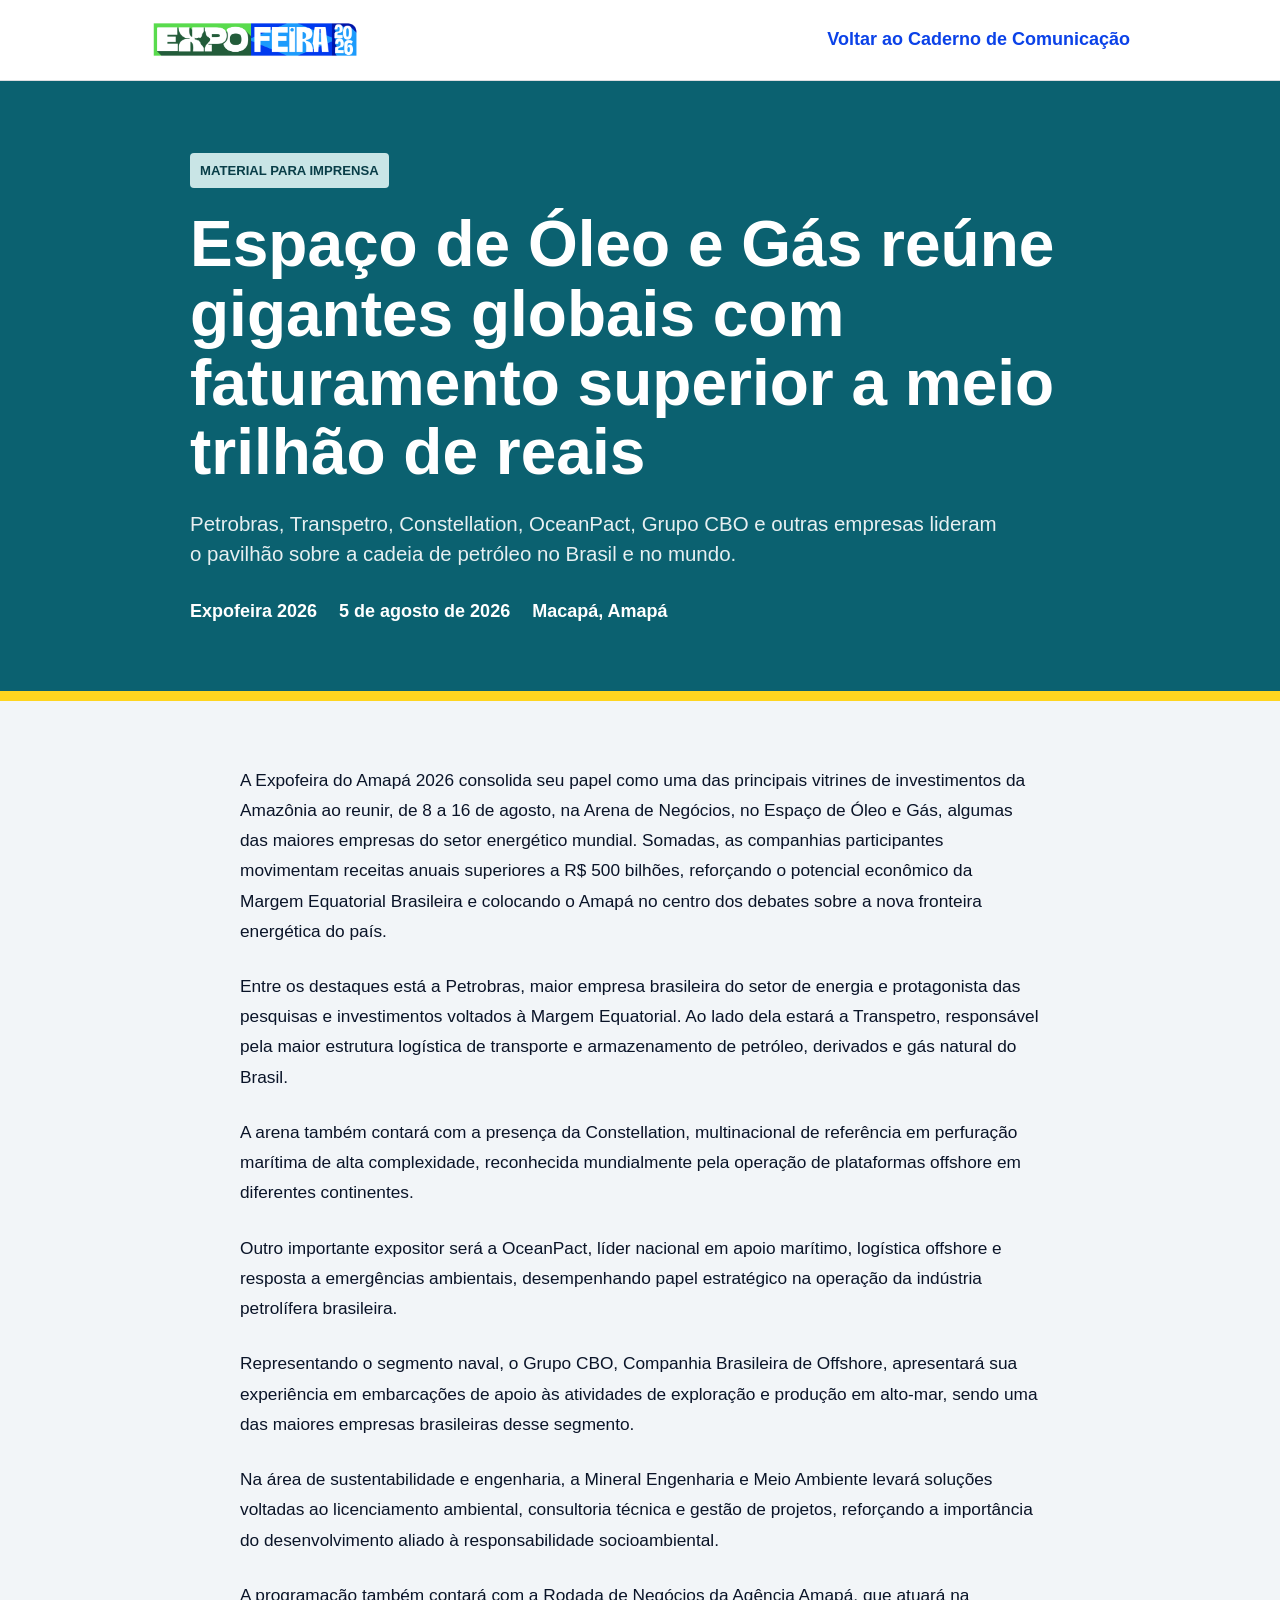
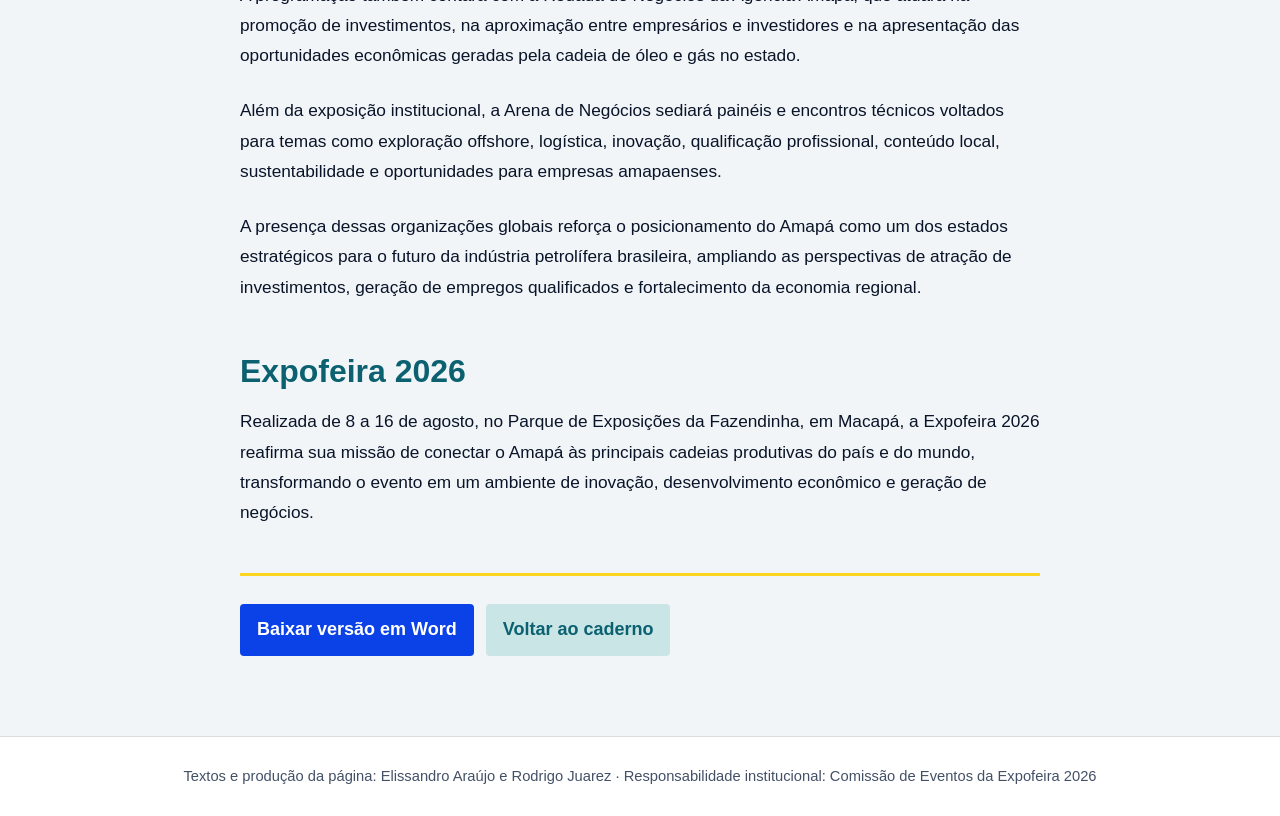
<file: docs/materia-expofeira-oleo-gas.html>
<!doctype html>
<html lang="pt-BR">
<head>
  <meta charset="utf-8">
  <meta name="viewport" content="width=device-width, initial-scale=1">
  <title>Espaço de Óleo e Gás | Expofeira 2026</title>
  <meta name="description" content="Material para imprensa sobre o Espaço de Óleo e Gás da Expofeira 2026.">
  <meta name="theme-color" content="#0b6170">
  <link rel="icon" href="data:,">
  <link rel="stylesheet" href="../styles.css">
  <style>
    .press-header { padding: 20px 0; background: #fff; border-bottom: 1px solid var(--line); }
    .press-header-inner { width: min(100% - 40px, 980px); margin: 0 auto; display: flex; align-items: center; justify-content: space-between; gap: 24px; }
    .press-header img { width: 210px; height: auto; }
    .press-header a { color: var(--blue); font-weight: 900; text-decoration: none; }
    .press-hero { padding: 72px 0 64px; color: #fff; background: #0b6170; border-bottom: 10px solid var(--yellow); }
    .press-hero-inner, .press-article { width: min(100% - 40px, 900px); margin: 0 auto; }
    .press-label { display: inline-flex; padding: 7px 10px; margin-bottom: 22px; border-radius: 4px; color: #093e48; background: #c9e5e6; font-size: .82rem; font-weight: 900; text-transform: uppercase; }
    .press-hero h1 { max-width: 880px; margin-bottom: 22px; font-size: clamp(2.45rem, 5vw, 4.8rem); }
    .press-deck { max-width: 820px; margin-bottom: 28px; color: rgba(255,255,255,.9); font-size: 1.28rem; line-height: 1.48; }
    .press-meta { display: flex; flex-wrap: wrap; gap: 10px 22px; font-weight: 800; }
    .press-article { padding: 64px 0 80px; }
    .press-article p { max-width: 800px; margin: 0 auto 25px; font-size: 1.08rem; line-height: 1.75; }
    .press-article h2 { max-width: 800px; margin: 52px auto 18px; color: #0b6170; font-size: 2rem; }
    .press-actions { max-width: 800px; margin: 46px auto 0; padding-top: 28px; border-top: 3px solid var(--yellow); display: flex; flex-wrap: wrap; gap: 12px; }
    .press-button { display: inline-flex; align-items: center; justify-content: center; min-height: 48px; padding: 11px 17px; border-radius: 4px; color: #fff; background: var(--blue); font-weight: 900; text-decoration: none; }
    .press-button.secondary { color: #0b6170; background: #c9e5e6; }
    .press-footer { padding: 28px 0; color: var(--muted); background: #fff; border-top: 1px solid var(--line); text-align: center; font-size: .92rem; }
    @media (max-width: 640px) {
      .press-header-inner { align-items: flex-start; flex-direction: column; }
      .press-header img { width: 180px; }
      .press-hero { padding: 54px 0 48px; }
      .press-hero h1 { font-size: 2.35rem; }
      .press-deck { font-size: 1.12rem; }
      .press-actions, .press-button { width: 100%; }
    }
  </style>
</head>
<body>
  <header class="press-header">
    <div class="press-header-inner">
      <a href="../index.html" aria-label="Voltar ao Caderno de Comunicação"><img src="../assets/expofeira-logo.png" alt="Expofeira 2026"></a>
      <a href="../index.html">Voltar ao Caderno de Comunicação</a>
    </div>
  </header>

  <main>
    <section class="press-hero">
      <div class="press-hero-inner">
        <span class="press-label">Material para imprensa</span>
        <h1>Espaço de Óleo e Gás reúne gigantes globais com faturamento superior a meio trilhão de reais</h1>
        <p class="press-deck">Petrobras, Transpetro, Constellation, OceanPact, Grupo CBO e outras empresas lideram o pavilhão sobre a cadeia de petróleo no Brasil e no mundo.</p>
        <div class="press-meta"><span>Expofeira 2026</span><span>5 de agosto de 2026</span><span>Macapá, Amapá</span></div>
      </div>
    </section>

    <article class="press-article">
      <p>A Expofeira do Amapá 2026 consolida seu papel como uma das principais vitrines de investimentos da Amazônia ao reunir, de 8 a 16 de agosto, na Arena de Negócios, no Espaço de Óleo e Gás, algumas das maiores empresas do setor energético mundial. Somadas, as companhias participantes movimentam receitas anuais superiores a R$ 500 bilhões, reforçando o potencial econômico da Margem Equatorial Brasileira e colocando o Amapá no centro dos debates sobre a nova fronteira energética do país.</p>

      <p>Entre os destaques está a Petrobras, maior empresa brasileira do setor de energia e protagonista das pesquisas e investimentos voltados à Margem Equatorial. Ao lado dela estará a Transpetro, responsável pela maior estrutura logística de transporte e armazenamento de petróleo, derivados e gás natural do Brasil.</p>

      <p>A arena também contará com a presença da Constellation, multinacional de referência em perfuração marítima de alta complexidade, reconhecida mundialmente pela operação de plataformas offshore em diferentes continentes.</p>

      <p>Outro importante expositor será a OceanPact, líder nacional em apoio marítimo, logística offshore e resposta a emergências ambientais, desempenhando papel estratégico na operação da indústria petrolífera brasileira.</p>

      <p>Representando o segmento naval, o Grupo CBO, Companhia Brasileira de Offshore, apresentará sua experiência em embarcações de apoio às atividades de exploração e produção em alto-mar, sendo uma das maiores empresas brasileiras desse segmento.</p>

      <p>Na área de sustentabilidade e engenharia, a Mineral Engenharia e Meio Ambiente levará soluções voltadas ao licenciamento ambiental, consultoria técnica e gestão de projetos, reforçando a importância do desenvolvimento aliado à responsabilidade socioambiental.</p>

      <p>A programação também contará com a Rodada de Negócios da Agência Amapá, que atuará na promoção de investimentos, na aproximação entre empresários e investidores e na apresentação das oportunidades econômicas geradas pela cadeia de óleo e gás no estado.</p>

      <p>Além da exposição institucional, a Arena de Negócios sediará painéis e encontros técnicos voltados para temas como exploração offshore, logística, inovação, qualificação profissional, conteúdo local, sustentabilidade e oportunidades para empresas amapaenses.</p>

      <p>A presença dessas organizações globais reforça o posicionamento do Amapá como um dos estados estratégicos para o futuro da indústria petrolífera brasileira, ampliando as perspectivas de atração de investimentos, geração de empregos qualificados e fortalecimento da economia regional.</p>

      <h2>Expofeira 2026</h2>
      <p>Realizada de 8 a 16 de agosto, no Parque de Exposições da Fazendinha, em Macapá, a Expofeira 2026 reafirma sua missão de conectar o Amapá às principais cadeias produtivas do país e do mundo, transformando o evento em um ambiente de inovação, desenvolvimento econômico e geração de negócios.</p>

      <div class="press-actions">
        <a class="press-button" href="materia-expofeira-oleo-gas.docx" download>Baixar versão em Word</a>
        <a class="press-button secondary" href="../index.html">Voltar ao caderno</a>
      </div>
    </article>
  </main>

  <footer class="press-footer">Textos e produção da página: Elissandro Araújo e Rodrigo Juarez · Responsabilidade institucional: Comissão de Eventos da Expofeira 2026</footer>
</body>
</html>
</file>
<file: styles.css>
:root {
  --blue: #0b42e8;
  --sky: #20a5f8;
  --deep: #10064f;
  --green: #4edb43;
  --forest: #175f35;
  --yellow: #ffd51f;
  --pink: #ed0c83;
  --orange: #ff7a00;
  --red: #e62d3d;
  --ink: #0a1428;
  --muted: #435066;
  --paper: #f2f5f8;
  --white: #ffffff;
  --line: rgba(10, 20, 40, .14);
  --shadow: 0 22px 55px rgba(10, 20, 40, .2);
  --max: 1180px;
  --radius: 8px;
}

* {
  box-sizing: border-box;
}

html {
  scroll-behavior: smooth;
  overflow-x: hidden;
}

body {
  margin: 0;
  color: var(--ink);
  background: var(--paper);
  font-family: "Segoe UI", Arial, Helvetica, sans-serif;
  font-size: 18px;
  line-height: 1.62;
  overflow-x: hidden;
}

button,
input {
  font: inherit;
}

button,
a {
  -webkit-tap-highlight-color: transparent;
}

button:focus-visible,
a:focus-visible,
input:focus-visible,
[tabindex]:focus-visible {
  outline: 3px solid var(--yellow);
  outline-offset: 3px;
}

img {
  display: block;
  max-width: 100%;
}

a {
  color: inherit;
}

h1,
h2,
h3,
p {
  margin-top: 0;
}

h1,
h2,
h3 {
  line-height: 1.08;
  letter-spacing: 0;
}

.container {
  width: min(var(--max), calc(100% - 40px));
  margin-inline: auto;
}

.skip-link {
  position: fixed;
  z-index: 100;
  top: 12px;
  left: 16px;
  transform: translateY(-200%);
  visibility: hidden;
  padding: 10px 14px;
  color: var(--ink);
  background: var(--yellow);
  font-weight: 900;
  text-decoration: none;
}

.skip-link:focus-visible {
  transform: translateY(0);
  visibility: visible;
}

.site-header {
  position: sticky;
  z-index: 50;
  top: 0;
  border-bottom: 1px solid var(--line);
  background: rgba(255, 255, 255, .95);
  backdrop-filter: blur(14px);
}

.header-inner {
  width: min(1320px, calc(100% - 28px));
  min-height: 72px;
  margin-inline: auto;
  display: flex;
  align-items: center;
  gap: 16px;
}

.brand-button {
  width: 190px;
  padding: 0;
  flex: 0 0 auto;
  border: 0;
  background: transparent;
  cursor: pointer;
}

.brand-button img {
  width: 100%;
}

.tab-nav {
  min-width: 0;
  margin-left: auto;
  display: flex;
  align-items: center;
  gap: 4px;
  overflow-x: auto;
  scrollbar-width: none;
}

.tab-nav::-webkit-scrollbar {
  display: none;
}

.tab-button {
  min-height: 42px;
  padding: 9px 8px;
  display: inline-flex;
  align-items: center;
  gap: 7px;
  flex: 0 0 auto;
  border: 0;
  border-bottom: 4px solid transparent;
  color: var(--muted);
  background: transparent;
  font-size: .84rem;
  font-weight: 850;
  cursor: pointer;
}

.tab-button:hover {
  color: var(--blue);
  background: rgba(11, 66, 232, .06);
}

.tab-button.is-active {
  color: var(--ink);
  border-bottom-color: var(--pink);
}

.tab-button svg,
.icon-button svg,
.button svg,
.text-link svg,
.site-footer svg {
  width: 18px;
  height: 18px;
  stroke-width: 2.4;
  flex: 0 0 auto;
}

.icon-button {
  width: 42px;
  height: 42px;
  padding: 0;
  display: inline-grid;
  place-items: center;
  flex: 0 0 auto;
  border: 1px solid var(--line);
  border-radius: 50%;
  color: var(--ink);
  background: var(--white);
  cursor: pointer;
}

.icon-button:hover {
  color: var(--white);
  border-color: var(--blue);
  background: var(--blue);
}

.back-to-top {
  position: fixed;
  right: max(18px, env(safe-area-inset-right));
  bottom: max(18px, env(safe-area-inset-bottom));
  z-index: 60;
  width: 48px;
  height: 48px;
  color: var(--white);
  border-color: var(--blue);
  background: var(--blue);
  box-shadow: 0 12px 30px rgba(8, 31, 71, .24);
  opacity: 0;
  visibility: hidden;
  transform: translateY(10px);
  pointer-events: none;
  transition: opacity .2s ease, transform .2s ease, visibility .2s ease, background-color .2s ease, border-color .2s ease;
}

.back-to-top.is-visible {
  opacity: 1;
  visibility: visible;
  transform: translateY(0);
  pointer-events: auto;
}

.back-to-top:hover {
  border-color: var(--pink);
  background: var(--pink);
}

.back-to-top:focus-visible {
  outline: 3px solid var(--yellow);
  outline-offset: 3px;
}

.tab-panel[hidden] {
  display: none;
}

.hero {
  min-height: min(720px, calc(88svh - 72px));
  position: relative;
  isolation: isolate;
  display: grid;
  align-items: end;
  overflow: hidden;
  color: var(--white);
  background: var(--deep);
}

.hero-media,
.hero-overlay {
  position: absolute;
  inset: 0;
  width: 100%;
  height: 100%;
}

.hero-media {
  z-index: -2;
  object-fit: cover;
  object-position: center 50%;
}

.hero-overlay {
  z-index: -1;
  background: rgba(7, 10, 48, .55);
  box-shadow: inset 0 -300px 220px rgba(5, 10, 25, .75), inset 620px 0 300px rgba(5, 10, 25, .32);
}

.hero::after {
  content: "";
  position: absolute;
  inset: auto 0 0;
  height: 12px;
  background: var(--yellow);
}

.hero-content {
  position: relative;
  padding-block: 80px 74px;
}

.hero-copy {
  max-width: 770px;
  text-shadow: 0 2px 22px rgba(0, 0, 0, .42);
}

.hero-photo-credit {
  position: absolute;
  right: 0;
  bottom: 24px;
  color: rgba(255, 255, 255, .78);
  font-size: .8rem;
  font-weight: 700;
}

.version-label,
.section-tag,
.construction-status {
  display: inline-flex;
  align-items: center;
  width: fit-content;
  padding: 6px 9px;
  border-radius: 4px;
  color: var(--ink);
  background: var(--yellow);
  font-size: .82rem;
  font-weight: 950;
  line-height: 1.2;
  text-transform: uppercase;
}

.hero h1 {
  max-width: 100%;
  margin: 20px 0 4px;
  font-size: clamp(3.2rem, 5.6rem, 5.6rem);
  font-weight: 950;
}

.hero-kicker {
  margin: 0 0 26px;
  color: var(--yellow);
  font-size: 1.5rem;
  font-weight: 900;
}

.hero-service {
  display: flex;
  flex-wrap: wrap;
  gap: 10px 20px;
}

.hero-service span,
.feature-service span {
  display: inline-flex;
  align-items: center;
  gap: 8px;
  font-weight: 800;
}

.hero-service svg,
.feature-service svg {
  width: 19px;
  height: 19px;
  stroke-width: 2.5;
}

.hero-actions {
  margin-top: 32px;
  display: flex;
  flex-wrap: wrap;
  gap: 10px;
}

.button {
  min-height: 44px;
  padding: 10px 16px;
  display: inline-flex;
  align-items: center;
  justify-content: center;
  gap: 9px;
  border: 2px solid transparent;
  border-radius: 5px;
  font-weight: 900;
  text-decoration: none;
  cursor: pointer;
}

.button-primary {
  color: var(--white);
  background: var(--blue);
}

.button-primary:hover {
  background: var(--pink);
}

.button-light {
  color: var(--ink);
  background: var(--white);
}

.button-light:hover {
  background: var(--yellow);
}

.button-outline {
  color: var(--blue);
  border-color: var(--blue);
  background: transparent;
}

.button-outline:hover {
  color: var(--white);
  background: var(--blue);
}

.metrics-band {
  display: grid;
  grid-template-columns: repeat(4, minmax(0, 1fr));
}

.metric {
  min-height: 148px;
  padding: 26px clamp(20px, 3vw, 48px);
  display: flex;
  flex-direction: column;
  justify-content: center;
  border-right: 1px solid rgba(10, 20, 40, .18);
}

.metric:last-child {
  border-right: 0;
}

.metric strong {
  font-size: 2rem;
  line-height: 1;
  font-weight: 950;
}

.metric span {
  margin-top: 8px;
  font-weight: 800;
}

.metric-green { background: var(--green); }
.metric-blue { color: var(--white); background: var(--blue); }
.metric-yellow { background: var(--yellow); }
.metric-pink { color: var(--white); background: var(--pink); }

.queen-feature {
  min-height: 620px;
  display: grid;
  grid-template-columns: minmax(0, 1.25fr) minmax(360px, .75fr);
  background: var(--white);
}

.queen-media {
  min-height: 520px;
}

.queen-media img {
  width: 100%;
  height: 100%;
  object-fit: cover;
  object-position: center;
}

.queen-copy {
  padding: clamp(44px, 6vw, 88px);
  display: flex;
  flex-direction: column;
  justify-content: center;
  border-left: 12px solid var(--yellow);
}

.queen-copy h2,
.section-heading h2,
.impact-copy h2,
.safety-copy h2,
.recommendation-source h2,
.construction-copy h2 {
  margin: 18px 0 18px;
  font-size: clamp(2.1rem, 3.1rem, 3.1rem);
  font-weight: 950;
}

.queen-copy p {
  max-width: 560px;
  color: var(--muted);
  font-size: 1.06rem;
}

.feature-service {
  margin-top: 12px;
  display: grid;
  gap: 8px;
}

.text-link {
  width: fit-content;
  margin-top: 26px;
  padding: 8px 0;
  display: inline-flex;
  align-items: center;
  gap: 8px;
  border: 0;
  border-bottom: 3px solid var(--pink);
  color: var(--ink);
  background: transparent;
  font-weight: 900;
  cursor: pointer;
}

.text-link:hover {
  color: var(--blue);
}

.tag-pink { color: var(--white); background: var(--pink); }
.tag-blue { color: var(--white); background: var(--blue); }
.tag-green { color: var(--ink); background: var(--green); }
.tag-yellow { color: var(--ink); background: var(--yellow); }

.section {
  padding-block: 84px;
}

.section-attractions {
  background: var(--paper);
}

.section-heading {
  max-width: 820px;
  margin-bottom: 34px;
}

.section-heading h2 {
  margin-bottom: 12px;
}

.section-heading > p,
.section-heading > div > p {
  margin: 0;
  color: var(--muted);
  font-size: 1.05rem;
}

.heading-with-controls {
  max-width: none;
  display: flex;
  align-items: end;
  justify-content: space-between;
  gap: 24px;
}

.rail-controls {
  display: flex;
  gap: 8px;
}

.artist-grid {
  display: grid;
  grid-template-columns: repeat(6, minmax(0, 1fr));
  gap: 16px;
}

.artist-card {
  min-height: 320px;
  position: relative;
  overflow: hidden;
  border-radius: var(--radius);
  color: var(--white);
  background: var(--deep);
  box-shadow: 0 14px 32px rgba(10, 20, 40, .18);
  transition: transform .2s ease, box-shadow .2s ease;
}

.artist-card:hover {
  transform: translateY(-4px);
  box-shadow: 0 20px 40px rgba(10, 20, 40, .25);
}

.artist-card img {
  width: 100%;
  height: 100%;
  position: absolute;
  inset: 0;
  object-fit: cover;
  object-position: center top;
}

.artist-card::after {
  content: "";
  position: absolute;
  inset: 0;
  background: rgba(5, 8, 27, .18);
  box-shadow: inset 0 -210px 120px rgba(5, 8, 27, .84);
}

.artist-card-contain img {
  height: 82%;
  object-fit: contain;
}

.artist-card-yellow { background: var(--yellow); }
.artist-card-green { background: var(--forest); }

.artist-body {
  position: absolute;
  z-index: 2;
  inset: auto 16px 16px;
}

.artist-body time {
  display: inline-block;
  padding: 4px 7px;
  color: var(--ink);
  background: var(--yellow);
  font-size: .8rem;
  font-weight: 950;
}

.artist-body h3 {
  margin: 11px 0 4px;
  font-size: 1.3rem;
  font-weight: 950;
}

.artist-body p {
  margin: 0;
  color: rgba(255, 255, 255, .82);
  font-size: .88rem;
  font-weight: 750;
}

.queen-court-feature {
  padding-block: 88px;
  background: var(--white);
}

.queen-court-shell {
  overflow: hidden;
  border: 1px solid rgba(11, 66, 232, .18);
  box-shadow: 0 22px 55px rgba(10, 20, 40, .13);
}

.queen-court-topline {
  min-height: 50px;
  padding: 12px 26px;
  display: flex;
  align-items: center;
  justify-content: space-between;
  gap: 18px;
  color: var(--white);
  background: var(--blue);
  font-size: .78rem;
  font-weight: 850;
  text-transform: uppercase;
}

.queen-court-brand {
  display: inline-flex;
  align-items: center;
  gap: 10px;
}

.queen-court-brand > span {
  width: 13px;
  height: 13px;
  flex: 0 0 auto;
  background: var(--green);
  transform: rotate(45deg);
}

.queen-court-band {
  display: grid;
  grid-template-columns: minmax(0, .95fr) minmax(440px, 1.05fr);
  min-height: 560px;
}

.queen-court-copy {
  position: relative;
  padding: 52px 42px 48px 54px;
  display: flex;
  flex-direction: column;
  justify-content: center;
  background: #f7fbff;
}

.queen-court-copy::before {
  content: "";
  position: absolute;
  inset: 0 auto 0 0;
  width: 12px;
  background: var(--green);
}

.queen-court-kicker {
  width: fit-content;
  margin-bottom: 18px;
  display: inline-flex;
  align-items: center;
  gap: 9px;
  color: var(--blue);
  font-size: .78rem;
  font-weight: 900;
  text-transform: uppercase;
}

.queen-court-kicker svg {
  color: var(--yellow);
  fill: var(--yellow);
}

.queen-court-copy h2 {
  max-width: 620px;
  margin: 0 0 18px;
  color: var(--forest);
  font-size: clamp(2.5rem, 5vw, 4rem);
  font-weight: 950;
  line-height: .98;
}

.queen-court-lead {
  max-width: 620px;
  margin: 0 0 26px;
  color: var(--ink);
  font-size: 1.04rem;
  line-height: 1.55;
}

.queen-court-meta {
  margin-bottom: 30px;
  padding-bottom: 18px;
  display: flex;
  flex-wrap: wrap;
  gap: 8px 18px;
  border-bottom: 1px solid var(--line);
  color: var(--forest);
  font-size: .84rem;
  font-weight: 850;
}

.queen-court-meta span {
  display: inline-flex;
  align-items: center;
  gap: 7px;
}

.queen-court-meta svg {
  width: 18px;
  height: 18px;
}

.queen-court-list {
  display: grid;
  grid-template-columns: 1.15fr 1fr 1fr;
  gap: 18px;
}

.queen-court-person {
  min-width: 0;
  padding-left: 14px;
  border-left: 4px solid var(--sky);
}

.queen-court-person.is-queen {
  border-left-color: var(--green);
}

.queen-court-role {
  display: block;
  margin-bottom: 5px;
  color: var(--blue);
  font-size: .72rem;
  font-weight: 900;
  text-transform: uppercase;
}

.queen-court-name {
  display: block;
  margin-bottom: 7px;
  color: var(--ink);
  font-size: 1.16rem;
  line-height: 1.08;
}

.queen-court-detail {
  display: block;
  color: var(--muted);
  font-size: .75rem;
  line-height: 1.42;
}

.queen-court-photo {
  min-height: 560px;
  position: relative;
  margin: 0;
  overflow: hidden;
  background: var(--blue);
}

.queen-court-photo::before,
.queen-court-photo::after {
  content: "";
  position: absolute;
  z-index: 2;
  pointer-events: none;
}

.queen-court-photo::before {
  top: 0;
  left: 0;
  width: 98px;
  height: 78px;
  background: var(--green);
  clip-path: polygon(0 0, 100% 0, 0 100%);
}

.queen-court-photo::after {
  right: 0;
  bottom: 0;
  width: 138px;
  height: 110px;
  background: var(--yellow);
  clip-path: polygon(100% 0, 100% 100%, 0 100%);
}

.queen-court-photo img {
  width: 100%;
  height: 100%;
  min-height: 560px;
  object-fit: cover;
  object-position: center;
}

.queen-court-photo figcaption {
  position: absolute;
  z-index: 3;
  left: 18px;
  bottom: 16px;
  padding: 7px 9px;
  color: var(--white);
  background: rgba(7, 27, 54, .86);
  font-size: .68rem;
}

.queen-court-theme {
  min-height: 68px;
  padding: 18px 28px;
  display: flex;
  align-items: center;
  gap: 14px;
  color: var(--white);
  background: var(--forest);
}

.queen-court-theme svg {
  flex: 0 0 auto;
  color: var(--yellow);
}

.maps-highlight {
  padding-block: 88px;
  color: var(--white);
  background: var(--deep);
  border-top: 8px solid var(--green);
}

.maps-heading {
  display: grid;
  grid-template-columns: minmax(0, 1fr) auto;
  gap: 40px;
  align-items: end;
  margin-bottom: 36px;
}

.maps-heading h2 {
  max-width: 780px;
  margin: 18px 0 12px;
  font-size: 3.1rem;
  font-weight: 950;
}

.maps-heading p {
  max-width: 760px;
  margin-bottom: 0;
  color: rgba(255, 255, 255, .78);
  font-size: 1.05rem;
  font-weight: 650;
}

.maps-version {
  display: inline-flex;
  align-items: center;
  gap: 9px;
  min-height: 48px;
  padding: 10px 15px;
  color: var(--ink);
  background: var(--yellow);
  border-radius: 4px;
  font-size: .92rem;
  font-weight: 950;
  white-space: nowrap;
}

.maps-version svg,
.map-card-kicker svg,
.map-download svg {
  width: 19px;
  height: 19px;
  flex: 0 0 auto;
}

.maps-grid {
  display: grid;
  grid-template-columns: repeat(2, minmax(0, 1fr));
  gap: 24px;
}

.map-card {
  overflow: hidden;
  color: var(--ink);
  background: var(--white);
  border-radius: var(--radius);
  box-shadow: 0 20px 45px rgba(0, 0, 0, .25);
}

.map-card-general { border-top: 8px solid var(--sky); }
.map-card-traffic { border-top: 8px solid var(--pink); }

.map-card-media {
  display: flex;
  width: 100%;
  height: 330px;
  overflow: hidden;
  align-items: center;
  justify-content: center;
  background: var(--white);
  border-bottom: 1px solid var(--line);
}

.map-card-media img {
  width: 100%;
  height: 100%;
  object-fit: contain;
  transition: transform .25s ease;
}

.map-card-media:hover img {
  transform: scale(1.02);
}

.map-card-body {
  padding: 30px 32px 34px;
}

.map-card-kicker {
  display: inline-flex;
  align-items: center;
  gap: 8px;
  margin-bottom: 14px;
  color: var(--blue);
  font-size: .82rem;
  font-weight: 950;
  text-transform: uppercase;
}

.map-card h3 {
  margin-bottom: 12px;
  font-size: 2rem;
  font-weight: 950;
}

.map-card-date {
  display: block;
  margin: -4px 0 14px;
  color: var(--blue);
  font-size: .82rem;
  font-weight: 900;
  text-transform: uppercase;
}

.map-card p {
  min-height: 58px;
  margin-bottom: 24px;
  color: var(--muted);
  font-weight: 650;
}

.map-card-actions {
  display: flex;
  flex-wrap: wrap;
  gap: 12px;
  align-items: center;
}

.map-download {
  display: inline-flex;
  min-height: 48px;
  align-items: center;
  gap: 8px;
  padding: 10px 14px;
  color: var(--blue);
  font-weight: 900;
  text-decoration: none;
}

.map-download:hover {
  text-decoration: underline;
  text-underline-offset: 4px;
}

.visual-story {
  padding-top: 84px;
  background: var(--white);
}

.visual-story-heading {
  margin-bottom: 34px;
}

.visual-story-heading h2,
.news-heading h2 {
  max-width: 780px;
  margin: 18px 0 0;
  font-size: 3.1rem;
  font-weight: 950;
}

.visual-story-grid {
  display: grid;
  grid-template-columns: repeat(3, minmax(0, 1fr));
}

.visual-story figure {
  min-height: 430px;
  margin: 0;
  position: relative;
  overflow: hidden;
  color: var(--white);
  background: var(--deep);
}

.visual-story img {
  width: 100%;
  height: 100%;
  position: absolute;
  inset: 0;
  object-fit: cover;
  transition: transform .35s ease;
}

.visual-story figure:hover img {
  transform: scale(1.025);
}

.visual-story figure::after {
  content: "";
  position: absolute;
  inset: 0;
  background: rgba(6, 12, 35, .12);
  box-shadow: inset 0 -190px 130px rgba(6, 12, 35, .8);
}

.visual-story figcaption {
  position: absolute;
  z-index: 1;
  inset: auto 34px 30px;
  display: grid;
  gap: 3px;
}

.visual-story figcaption strong {
  font-size: 1.5rem;
  font-weight: 950;
}

.visual-story figcaption span {
  color: rgba(255, 255, 255, .84);
  font-size: .9rem;
  font-weight: 700;
}

.impact-section {
  padding-block: 104px;
  color: var(--white);
  background: var(--deep);
  border-top: 12px solid var(--green);
}

.impact-heading {
  max-width: 820px;
  margin-bottom: 44px;
}

.impact-copy h2 {
  color: var(--white);
}

.impact-copy p {
  max-width: 720px;
  margin-bottom: 0;
  color: rgba(255, 255, 255, .82);
  font-size: 1.12rem;
  font-weight: 650;
}

.impact-feature {
  display: grid;
  grid-template-columns: minmax(0, 1.2fr) minmax(380px, .8fr);
  background: var(--blue);
  box-shadow: 0 32px 80px rgba(0, 0, 0, .34);
}

.impact-photo {
  min-height: 580px;
  margin: 0;
  position: relative;
  overflow: hidden;
}

.impact-photo img {
  width: 100%;
  height: 100%;
  position: absolute;
  inset: 0;
  object-fit: cover;
}

.impact-photo figcaption {
  position: absolute;
  inset: auto 22px 18px;
  padding: 6px 9px;
  color: var(--ink);
  background: var(--yellow);
  font-size: .9rem;
  font-weight: 900;
}

.impact-data-panel {
  padding: 36px;
  display: flex;
  flex-direction: column;
  justify-content: center;
}

.impact-year {
  margin-bottom: 22px;
  color: var(--yellow);
  font-size: 1rem;
  font-weight: 950;
  text-transform: uppercase;
}

.impact-numbers {
  display: grid;
  grid-template-columns: repeat(2, minmax(0, 1fr));
  border-top: 1px solid rgba(255, 255, 255, .28);
  border-left: 1px solid rgba(255, 255, 255, .28);
}

.impact-numbers div {
  min-height: 142px;
  padding: 22px;
  display: flex;
  flex-direction: column;
  justify-content: center;
  border-right: 1px solid rgba(255, 255, 255, .28);
  border-bottom: 1px solid rgba(255, 255, 255, .28);
}

.impact-numbers strong {
  color: var(--yellow);
  font-size: 1.8rem;
  line-height: 1.1;
}

.impact-numbers span {
  margin-top: 7px;
  color: rgba(255, 255, 255, .86);
  font-size: .94rem;
  font-weight: 700;
}

.history-summary {
  display: grid;
  grid-template-columns: .8fr 1fr 1fr;
  align-items: stretch;
  color: var(--ink);
  background: var(--yellow);
  box-shadow: 0 20px 55px rgba(0, 0, 0, .22);
}

.history-summary > span,
.history-summary > div {
  min-height: 150px;
  padding: 26px 30px;
  display: flex;
  flex-direction: column;
  justify-content: center;
  border-right: 1px solid rgba(10, 20, 40, .2);
}

.history-summary > span {
  color: var(--white);
  background: var(--pink);
  font-weight: 950;
  text-transform: uppercase;
}

.history-summary strong {
  font-size: 2rem;
  line-height: 1.05;
}

.history-summary small {
  margin-top: 8px;
  color: #303a4a;
  font-size: .88rem;
  font-weight: 750;
}

.page-intro {
  min-height: 300px;
  display: grid;
  align-items: center;
}

.page-intro-inner {
  padding-block: 62px;
  display: flex;
  align-items: center;
  justify-content: space-between;
  gap: 32px;
}

.page-intro h1 {
  margin: 18px 0 10px;
  font-size: clamp(3rem, 4.6rem, 4.6rem);
  font-weight: 950;
}

.page-intro p {
  max-width: 720px;
  margin-bottom: 0;
  font-size: 1.12rem;
  font-weight: 750;
}

.page-intro-inner > svg {
  width: 128px;
  height: 128px;
  stroke-width: 1.2;
  opacity: .9;
}

.intro-blue { color: var(--white); background: var(--blue); }
.intro-green { color: var(--ink); background: var(--green); }
.intro-pink { color: var(--white); background: var(--pink); }
.intro-orange { color: var(--ink); background: var(--orange); }
.intro-news { color: var(--white); background: var(--forest); }
.intro-icms { color: var(--white); background: var(--deep); border-bottom: 12px solid var(--green); }
.intro-recommendations { color: var(--white); background: var(--forest); border-bottom: 12px solid var(--yellow); }

.version-notice {
  color: var(--ink);
  background: var(--yellow);
  border-bottom: 1px solid rgba(10, 20, 40, .2);
}

.version-notice-inner {
  min-height: 68px;
  display: flex;
  align-items: center;
  gap: 12px;
}

.version-notice svg {
  width: 20px;
  height: 20px;
  flex: 0 0 auto;
}

.version-notice p {
  margin: 0;
  font-size: .98rem;
}

.schedule-toolbar {
  padding: 20px;
  display: grid;
  gap: 16px;
  border: 1px solid var(--line);
  border-radius: var(--radius);
  background: var(--white);
}

.search-field {
  min-height: 48px;
  padding: 0 14px;
  display: flex;
  align-items: center;
  gap: 10px;
  border: 2px solid var(--ink);
  border-radius: 5px;
}

.search-field svg {
  width: 20px;
  height: 20px;
  flex: 0 0 auto;
}

.search-field input {
  width: 100%;
  min-width: 0;
  border: 0;
  outline: 0;
  color: var(--ink);
  background: transparent;
}

.date-filter,
.category-filter {
  display: flex;
  gap: 7px;
  overflow-x: auto;
  scrollbar-width: thin;
  padding-bottom: 2px;
}

.filter-button {
  min-width: 66px;
  min-height: 42px;
  padding: 7px 10px;
  display: inline-flex;
  flex-direction: column;
  align-items: center;
  justify-content: center;
  flex: 0 0 auto;
  border: 1px solid var(--line);
  border-radius: 5px;
  color: var(--ink);
  background: var(--paper);
  font-size: .84rem;
  font-weight: 900;
  cursor: pointer;
}

.filter-button span {
  color: var(--muted);
  font-size: .75rem;
  text-transform: uppercase;
}

.filter-button:hover,
.filter-button.is-active {
  color: var(--white);
  border-color: var(--blue);
  background: var(--blue);
}

.filter-button.is-active span,
.filter-button:hover span {
  color: rgba(255, 255, 255, .78);
}

.category-button {
  min-height: 36px;
  padding: 7px 11px;
  flex: 0 0 auto;
  border: 1px solid var(--line);
  border-radius: 4px;
  color: var(--muted);
  background: var(--white);
  font-size: .82rem;
  font-weight: 850;
  cursor: pointer;
}

.category-button:hover,
.category-button.is-active {
  color: var(--ink);
  border-color: var(--yellow);
  background: var(--yellow);
}

.category-shows {
  --category-bg: #fff2f8;
  --category-strip: #ffd6e9;
  --category-accent: #b90b68;
}

.category-cultura {
  --category-bg: #eefaff;
  --category-strip: #cfefff;
  --category-accent: #0876a8;
}

.category-agro {
  --category-bg: #f1faee;
  --category-strip: #d9f2d4;
  --category-accent: #2d6e39;
}

.category-conhecimento {
  --category-bg: #f4f1ff;
  --category-strip: #e1d8ff;
  --category-accent: #55409b;
}

.category-experiencias {
  --category-bg: #fff8eb;
  --category-strip: #ffe4b8;
  --category-accent: #9a4a00;
}

.category-servicos {
  --category-bg: #f3f6fa;
  --category-strip: #dee6ef;
  --category-accent: #435066;
}

.category-energy {
  --category-bg: #eaf6f6;
  --category-strip: #c9e5e6;
  --category-accent: #0b6170;
}

.category-lilac {
  --category-bg: #f8effb;
  --category-strip: #ead4f2;
  --category-accent: #7c2d91;
}

.category-agrosummit {
  --category-bg: #edf8ef;
  --category-strip: #cfe8d3;
  --category-accent: #245f38;
}

.category-button[class*="category-"] {
  color: var(--category-accent);
  border-color: var(--category-strip);
  background: var(--category-bg);
}

.category-button[class*="category-"]:hover,
.category-button[class*="category-"].is-active {
  color: var(--white);
  border-color: var(--category-accent);
  background: var(--category-accent);
}

.schedule-heading {
  margin: 48px 0 18px;
  display: flex;
  align-items: end;
  justify-content: space-between;
  gap: 18px;
}

.schedule-date-label {
  color: var(--pink);
  font-size: .84rem;
  font-weight: 950;
  text-transform: uppercase;
}

.schedule-heading h2 {
  margin: 4px 0 0;
  font-size: 2.4rem;
  font-weight: 950;
}

.result-count {
  color: var(--muted);
  font-size: .9rem;
  font-weight: 800;
}

.schedule-list {
  display: grid;
  gap: 30px;
}

.schedule-group {
  overflow: hidden;
  border-top: 5px solid var(--category-accent, var(--blue));
  background: var(--white);
  box-shadow: 0 14px 34px rgba(10, 20, 40, .1);
}

.schedule-group-heading {
  min-height: 82px;
  padding: 15px 20px;
  display: flex;
  align-items: center;
  gap: 14px;
  color: var(--white);
  background: var(--ink);
}

.schedule-group-icon {
  width: 44px;
  height: 44px;
  flex: 0 0 auto;
  display: grid;
  place-items: center;
  color: var(--ink);
  background: var(--category-strip, var(--yellow));
}

.schedule-group-icon svg {
  width: 22px;
  height: 22px;
}

.schedule-group-heading h3 {
  margin: 0 0 4px;
  font-size: 1.25rem;
  font-weight: 950;
}

.schedule-group-heading p {
  margin: 0;
  color: rgba(255, 255, 255, .72);
  font-size: .82rem;
  font-weight: 750;
}

.schedule-group-items .schedule-item:last-child {
  border-bottom: 0;
}

.schedule-item {
  min-height: 102px;
  display: grid;
  grid-template-columns: 112px 44px minmax(0, 1fr) minmax(170px, .35fr);
  align-items: center;
  gap: 16px;
  border-bottom: 1px solid var(--line);
  border-left: 5px solid var(--category-accent, var(--blue));
  background: var(--category-bg, var(--white));
}

.schedule-item time {
  align-self: stretch;
  padding: 20px 14px;
  display: flex;
  align-items: center;
  color: var(--ink);
  background: var(--category-strip, var(--yellow));
  font-size: .95rem;
  font-weight: 950;
}

.schedule-icon {
  width: 38px;
  height: 38px;
  display: grid;
  place-items: center;
  border: 1px solid var(--line);
  border-radius: 50%;
  color: var(--category-accent, var(--blue));
  background: rgba(255, 255, 255, .72);
}

.schedule-icon svg {
  width: 19px;
  height: 19px;
}

.schedule-main {
  padding-block: 18px;
}

.schedule-main h3 {
  margin: 0 0 6px;
  font-size: 1.12rem;
}

.schedule-main p {
  margin: 0;
  color: var(--muted);
  font-size: .97rem;
}

.schedule-meta {
  padding-right: 18px;
  display: flex;
  flex-direction: column;
  align-items: flex-start;
  gap: 5px;
  color: var(--muted);
  font-size: .9rem;
  font-weight: 800;
}

.schedule-category {
  padding: 3px 6px;
  border-radius: 3px;
  color: var(--white);
  background: var(--category-accent, var(--blue));
  font-size: .75rem;
  text-transform: uppercase;
}

.empty-state {
  padding: 48px 20px;
  border-bottom: 1px solid var(--line);
  text-align: center;
  background: var(--white);
}

.construction-section {
  padding-top: 78px;
  background: var(--white);
}

.construction-copy {
  padding-bottom: 52px;
  text-align: center;
}

.construction-status {
  gap: 8px;
  color: var(--white);
  background: var(--pink);
}

.construction-status svg {
  width: 17px;
  height: 17px;
}

.construction-copy h2 {
  max-width: 800px;
  margin-inline: auto;
}

.construction-copy > p {
  max-width: 720px;
  margin-inline: auto;
  color: var(--muted);
}

.construction-numbers {
  margin-top: 30px;
  display: flex;
  justify-content: center;
  flex-wrap: wrap;
  gap: 12px 24px;
}

.construction-numbers span {
  font-weight: 800;
}

.construction-numbers strong {
  color: var(--blue);
  font-size: 1.35rem;
}

.map-preview {
  margin: 0;
  background: var(--deep);
}

.map-preview > a {
  display: block;
}

.map-preview img {
  width: 100%;
  max-height: 680px;
  object-fit: contain;
  background: var(--white);
}

.map-preview figcaption {
  padding: 14px 20px;
  color: var(--white);
  text-align: center;
  font-size: .9rem;
  font-weight: 800;
}

.map-preview figcaption a {
  color: var(--yellow);
  font-weight: 900;
  text-underline-offset: 3px;
}

.safety-lead {
  min-height: 560px;
  display: grid;
  grid-template-columns: minmax(320px, .8fr) minmax(0, 1.2fr);
  background: var(--white);
}

.safety-photo {
  position: relative;
  min-width: 0;
  margin: 0;
  overflow: hidden;
  background: var(--deep);
}

.safety-photo img {
  width: 100%;
  height: 100%;
  object-fit: cover;
}

.safety-photo figcaption {
  position: absolute;
  inset: auto 18px 18px;
  width: fit-content;
  max-width: calc(100% - 36px);
  padding: 10px 13px;
  color: var(--white);
  background: rgba(10, 20, 40, .88);
  border-left: 5px solid var(--green);
  font-size: .9rem;
  font-weight: 850;
}

.safety-copy {
  padding: clamp(48px, 7vw, 100px);
  display: flex;
  flex-direction: column;
  justify-content: center;
}

.safety-copy > p {
  max-width: 700px;
  color: var(--muted);
  font-size: 1.04rem;
}

.safety-highlights {
  margin-top: 24px;
  display: grid;
  grid-template-columns: repeat(4, minmax(0, 1fr));
  border-top: 1px solid var(--line);
  border-left: 1px solid var(--line);
}

.safety-highlights div {
  min-height: 112px;
  padding: 16px;
  display: flex;
  flex-direction: column;
  justify-content: center;
  border-right: 1px solid var(--line);
  border-bottom: 1px solid var(--line);
}

.safety-highlights strong {
  color: var(--blue);
  font-size: 1.7rem;
  line-height: 1;
}

.safety-highlights span {
  margin-top: 6px;
  color: var(--muted);
  font-size: .86rem;
}

.operations-section {
  background: var(--paper);
}

.operation-grid {
  display: grid;
  grid-template-columns: repeat(4, minmax(0, 1fr));
  gap: 14px;
}

.operation-card {
  min-height: 390px;
  padding: 26px;
  border-radius: var(--radius);
  color: var(--white);
}

.operation-card > svg {
  width: 36px;
  height: 36px;
}

.operation-card h3 {
  margin: 28px 0 18px;
  font-size: 1.35rem;
}

.operation-card ul {
  margin: 0;
  padding-left: 19px;
  color: rgba(255, 255, 255, .84);
  font-size: .98rem;
  line-height: 1.55;
}

.operation-card li + li {
  margin-top: 9px;
}

.operation-red { background: var(--red); }
.operation-green { background: var(--forest); }
.operation-yellow { color: var(--ink); background: var(--yellow); }
.operation-yellow ul { color: rgba(10, 20, 40, .78); }
.operation-blue { background: var(--blue); }

.safety-field-gallery {
  margin-top: 34px;
  display: grid;
  grid-template-columns: 1.1fr 1.1fr .8fr;
  gap: 14px;
}

.safety-field-gallery figure,
.inclusion-visuals figure {
  min-width: 0;
  margin: 0;
  overflow: hidden;
  border-radius: var(--radius);
}

.safety-field-gallery figure {
  display: grid;
  grid-template-rows: 238px minmax(104px, auto);
  background: var(--white);
  border: 1px solid var(--line);
}

.safety-field-gallery img,
.inclusion-visuals img {
  width: 100%;
  height: 100%;
  object-fit: cover;
}

.safety-field-gallery figcaption,
.inclusion-visuals figcaption {
  padding: 18px 20px;
  display: flex;
  flex-direction: column;
  gap: 5px;
}

.safety-field-gallery figcaption strong,
.inclusion-visuals figcaption strong {
  font-size: 1rem;
}

.safety-field-gallery figcaption span,
.inclusion-visuals figcaption span {
  color: var(--muted);
  font-size: .9rem;
  line-height: 1.45;
}

.inclusion-section {
  padding-block: 88px;
  color: var(--ink);
  background: var(--paper);
  border-top: 12px solid var(--pink);
}

.light-heading h2,
.light-heading p,
.light-heading > span:last-child {
  color: var(--white);
}

.inclusion-section .light-heading h2,
.inclusion-section .light-heading p {
  color: var(--ink);
}

.inclusion-overview {
  margin-bottom: 16px;
  display: grid;
  grid-template-columns: 132px minmax(280px, .9fr) minmax(400px, 1.1fr);
  color: var(--white);
  background: var(--deep);
  border-radius: var(--radius);
  overflow: hidden;
}

.inclusion-overview-symbol {
  display: grid;
  place-items: center;
  color: var(--deep);
  background: var(--green);
}

.inclusion-overview-symbol svg {
  width: 62px;
  height: 62px;
}

.inclusion-overview-copy {
  padding: 34px;
  display: flex;
  flex-direction: column;
  justify-content: center;
}

.inclusion-overview-copy > span {
  color: var(--yellow);
  font-size: .8rem;
  font-weight: 950;
  text-transform: uppercase;
}

.inclusion-overview-copy h3 {
  margin: 10px 0 12px;
  font-size: 1.75rem;
}

.inclusion-overview-copy p {
  margin: 0;
  color: rgba(255, 255, 255, .8);
  font-size: 1rem;
}

.inclusion-overview-points {
  display: grid;
  grid-template-columns: repeat(3, minmax(0, 1fr));
  border-left: 1px solid rgba(255, 255, 255, .2);
}

.inclusion-overview-points > div {
  min-height: 210px;
  padding: 26px 20px;
  display: flex;
  flex-direction: column;
  justify-content: center;
  gap: 18px;
  border-right: 1px solid rgba(255, 255, 255, .2);
}

.inclusion-overview-points svg {
  width: 30px;
  height: 30px;
  color: var(--green);
}

.inclusion-overview-points span {
  color: rgba(255, 255, 255, .74);
  font-size: .9rem;
  line-height: 1.45;
}

.inclusion-overview-points strong {
  margin-bottom: 6px;
  display: block;
  color: var(--white);
  font-size: 1rem;
}

.inclusion-grid {
  display: grid;
  grid-template-columns: repeat(2, minmax(0, 1fr));
  gap: 14px;
}

.inclusion-grid article {
  min-height: 230px;
  padding: 30px;
  background: var(--white);
  border: 1px solid var(--line);
  border-top: 6px solid var(--blue);
  border-radius: var(--radius);
}

.inclusion-grid article:nth-child(2) { border-top-color: var(--pink); }
.inclusion-grid article:nth-child(3) { border-top-color: var(--green); }
.inclusion-grid article:nth-child(4) { border-top-color: var(--yellow); }

.inclusion-grid svg {
  width: 36px;
  height: 36px;
  color: var(--blue);
}

.inclusion-grid article:nth-child(2) svg { color: var(--pink); }
.inclusion-grid article:nth-child(3) svg { color: var(--forest); }
.inclusion-grid article:nth-child(4) svg { color: #8b6d00; }

.inclusion-grid h3 {
  margin: 24px 0 10px;
  font-size: 1.25rem;
}

.inclusion-grid p {
  margin-bottom: 0;
  color: var(--muted);
  font-size: 1rem;
  line-height: 1.62;
}

.accessibility-strip {
  margin-top: 14px;
  display: grid;
  grid-template-columns: repeat(4, minmax(0, 1fr));
  gap: 14px;
}

.accessibility-strip span {
  min-height: 96px;
  padding: 18px;
  display: flex;
  align-items: center;
  gap: 8px;
  color: var(--ink);
  background: var(--white);
  border: 1px solid var(--line);
  border-left: 6px solid var(--forest);
  font-size: .98rem;
  font-weight: 800;
}

.accessibility-strip strong {
  color: var(--blue);
  font-size: 1.55rem;
}

.icms-lead {
  padding-block: 88px;
  background: var(--white);
}

.icms-lead-grid {
  display: grid;
  grid-template-columns: minmax(0, 1.15fr) minmax(380px, .85fr);
  gap: 64px;
  align-items: center;
}

.icms-lead-copy h2 {
  max-width: 720px;
  margin: 20px 0;
  font-size: 3.2rem;
  font-weight: 950;
}

.icms-lead-copy > p {
  max-width: 720px;
  color: var(--muted);
  font-size: 1.04rem;
}

.icms-period {
  margin-top: 30px;
  padding-top: 22px;
  display: flex;
  align-items: center;
  gap: 16px;
  border-top: 1px solid var(--line);
}

.icms-period svg {
  width: 34px;
  height: 34px;
  color: var(--pink);
}

.icms-period div {
  display: flex;
  flex-direction: column;
}

.icms-period strong {
  font-size: 1.12rem;
}

.icms-period span {
  color: var(--muted);
  font-size: .9rem;
  font-weight: 750;
}

.icms-principles {
  color: var(--white);
  background: var(--blue);
  border-top: 10px solid var(--green);
  box-shadow: var(--shadow);
}

.icms-principles > div {
  min-height: 142px;
  padding: 24px 26px;
  display: grid;
  grid-template-columns: 42px minmax(0, 1fr);
  column-gap: 16px;
  border-bottom: 1px solid rgba(255, 255, 255, .25);
}

.icms-principles > div:last-child {
  border-bottom: 0;
}

.icms-principles span {
  grid-row: 1 / 3;
  color: var(--yellow);
  font-size: 1.3rem;
  font-weight: 950;
}

.icms-principles strong {
  font-size: 1.06rem;
}

.icms-principles p {
  margin: 5px 0 0;
  color: rgba(255, 255, 255, .8);
  font-size: .96rem;
}

.icms-people-section {
  background: var(--paper);
}

.icms-document-section {
  background: var(--paper);
  border-bottom: 1px solid var(--line);
}

.document-card-law {
  border-top-color: var(--green);
}

.document-card.document-card-decree {
  border-top-color: var(--pink);
}

.document-card-decree .document-icon {
  background: var(--deep);
}

.document-grid.icms-document-grid {
  grid-template-columns: repeat(3, minmax(0, 1fr));
}

.document-card.document-card-instruction {
  border-top-color: var(--sky);
}

.document-card-instruction .document-icon {
  background: var(--forest);
}

.icms-section-heading {
  max-width: 840px;
  margin-bottom: 40px;
}

.icms-section-heading h2 {
  margin: 18px 0 14px;
  font-size: 3rem;
  font-weight: 950;
}

.icms-section-heading p {
  color: var(--muted);
}

.icms-people-grid {
  display: grid;
  grid-template-columns: minmax(0, .85fr) minmax(0, 1.15fr);
  gap: 22px;
}

.icms-people-grid article {
  min-height: 360px;
  padding: 36px;
  border-radius: var(--radius);
}

.icms-people-grid article > svg {
  width: 46px;
  height: 46px;
}

.icms-people-grid article > span {
  margin-top: 32px;
  display: block;
  font-size: .82rem;
  font-weight: 950;
  text-transform: uppercase;
}

.icms-people-grid h3 {
  margin: 12px 0 16px;
  font-size: 1.8rem;
}

.icms-people-grid p {
  margin: 0;
}

.icms-eligibility {
  color: var(--ink);
  background: var(--green);
}

.icms-audience {
  color: var(--white);
  background: var(--deep);
}

.icms-audience > span,
.icms-audience > svg {
  color: var(--yellow);
}

.icms-audience ul {
  margin: 18px 0 0;
  padding: 0;
  display: grid;
  gap: 11px;
  list-style: none;
}

.icms-audience li {
  padding: 10px 0 10px 28px;
  position: relative;
  border-bottom: 1px solid rgba(255, 255, 255, .2);
}

.icms-audience li::before {
  content: "";
  width: 10px;
  height: 10px;
  position: absolute;
  top: 18px;
  left: 0;
  background: var(--green);
}

.icms-products-section {
  color: var(--white);
  background: var(--blue);
}

.icms-products-section .icms-section-heading p {
  color: rgba(255, 255, 255, .82);
}

.icms-product-grid {
  display: grid;
  grid-template-columns: repeat(5, minmax(0, 1fr));
  gap: 14px;
}

.icms-product-grid article {
  min-height: 330px;
  padding: 24px 20px;
  color: var(--ink);
  background: var(--white);
  border-top: 8px solid var(--yellow);
}

.icms-product-grid article:nth-child(2) { border-top-color: var(--green); }
.icms-product-grid article:nth-child(3) { border-top-color: var(--orange); }
.icms-product-grid article:nth-child(4) { border-top-color: var(--pink); }
.icms-product-grid article:nth-child(5) { border-top-color: var(--sky); }

.icms-product-grid svg {
  width: 34px;
  height: 34px;
  color: var(--blue);
}

.icms-product-grid h3 {
  margin: 52px 0 14px;
  font-size: 1.18rem;
}

.icms-product-grid p {
  margin: 0;
  color: var(--muted);
  font-size: .96rem;
}

.icms-process-section {
  background: var(--white);
}

.icms-process {
  margin: 0;
  padding: 0;
  display: grid;
  grid-template-columns: repeat(4, minmax(0, 1fr));
  border-top: 1px solid var(--line);
  border-left: 1px solid var(--line);
  list-style: none;
}

.icms-process li {
  min-height: 240px;
  padding: 26px;
  border-right: 1px solid var(--line);
  border-bottom: 1px solid var(--line);
}

.icms-process li > span {
  width: 42px;
  height: 42px;
  display: grid;
  place-items: center;
  color: var(--white);
  background: var(--pink);
  font-size: 1.1rem;
  font-weight: 950;
}

.icms-process strong {
  margin: 42px 0 10px;
  display: block;
  font-size: 1.08rem;
}

.icms-process p {
  margin: 0;
  color: var(--muted);
  font-size: .97rem;
}

.icms-warning {
  margin-top: 30px;
  padding: 28px 30px;
  display: flex;
  align-items: center;
  gap: 20px;
  color: var(--ink);
  background: var(--yellow);
  border-left: 10px solid var(--red);
}

.icms-warning svg {
  width: 38px;
  height: 38px;
  flex: 0 0 auto;
}

.icms-warning div {
  display: flex;
  flex-direction: column;
}

.icms-warning strong {
  font-size: 1.2rem;
}

.icms-warning p,
.icms-note {
  margin: 4px 0 0;
}

.icms-note {
  color: var(--muted);
  font-size: .9rem;
}

.recommendation-alert {
  color: var(--white);
  background: var(--red);
}

.recommendation-alert-inner {
  min-height: 120px;
  display: flex;
  align-items: center;
  gap: 24px;
}

.recommendation-alert svg {
  width: 46px;
  height: 46px;
  flex: 0 0 auto;
}

.recommendation-alert div {
  display: flex;
  flex-direction: column;
}

.recommendation-alert strong {
  font-size: 1.5rem;
  line-height: 1.2;
}

.recommendation-alert span {
  margin-top: 5px;
  color: rgba(255, 255, 255, .8);
}

.recommendation-overview {
  background: var(--paper);
}

.recommendation-lead {
  min-height: 520px;
  display: grid;
  grid-template-columns: minmax(0, 1.08fr) minmax(380px, .92fr);
  overflow: hidden;
  background: var(--white);
  box-shadow: var(--shadow);
}

.recommendation-lead figure {
  min-height: 520px;
  margin: 0;
  position: relative;
}

.recommendation-lead figure::after {
  content: "";
  position: absolute;
  inset: auto 0 0;
  height: 40%;
  background: rgba(10, 20, 40, .62);
  pointer-events: none;
}

.recommendation-lead figure img {
  width: 100%;
  height: 100%;
  object-fit: cover;
}

.recommendation-lead figcaption {
  max-width: 520px;
  position: absolute;
  z-index: 1;
  right: 34px;
  bottom: 30px;
  left: 34px;
  color: var(--white);
  font-size: 1.28rem;
  font-weight: 900;
}

.recommendation-lead-copy {
  padding: 50px 44px;
  display: flex;
  flex-direction: column;
  justify-content: center;
  border-top: 10px solid var(--pink);
}

.recommendation-lead-copy h2 {
  margin: 20px 0 18px;
  font-size: 2.55rem;
  font-weight: 950;
}

.recommendation-lead-copy > p {
  color: var(--muted);
}

.recommendation-lead-text {
  min-height: 0;
  display: block;
}

.recommendation-lead-text .recommendation-lead-copy {
  min-height: 390px;
  padding: 58px 64px;
}

.recommendation-lead-text .recommendation-lead-copy h2,
.recommendation-lead-text .recommendation-lead-copy > p {
  max-width: 900px;
}

.recommendation-lead-text .recommendation-focus-list {
  grid-template-columns: repeat(3, minmax(0, 1fr));
  gap: 1px;
  background: var(--line);
  border: 1px solid var(--line);
}

.recommendation-lead-text .recommendation-focus-list span {
  min-height: 96px;
  padding: 20px;
  align-items: flex-start;
  background: var(--paper);
  border-top: 0;
}

.recommendation-focus-list {
  margin-top: 18px;
  display: grid;
}

.recommendation-focus-list span {
  padding: 14px 0;
  display: flex;
  align-items: center;
  gap: 12px;
  border-top: 1px solid var(--line);
  font-size: .98rem;
  font-weight: 850;
}

.recommendation-focus-list svg {
  width: 22px;
  height: 22px;
  color: var(--blue);
}

.document-library {
  margin-top: 84px;
}

.document-library-heading {
  margin-bottom: 30px;
  display: flex;
  align-items: end;
  justify-content: space-between;
  gap: 32px;
}

.document-library-heading h2 {
  margin: 17px 0 0;
  font-size: 2.65rem;
  font-weight: 950;
}

.document-library-heading p {
  max-width: 390px;
  margin: 0;
  color: var(--muted);
  font-size: .98rem;
}

.document-grid {
  display: grid;
  grid-template-columns: repeat(2, minmax(0, 1fr));
  gap: 20px;
}

.document-card {
  min-height: 390px;
  padding: 30px;
  display: grid;
  grid-template-columns: 72px minmax(0, 1fr);
  gap: 22px;
  border: 1px solid var(--line);
  border-top: 9px solid var(--green);
  background: var(--white);
  box-shadow: 0 15px 34px rgba(10, 20, 40, .1);
}

.document-card-procon {
  border-top-color: var(--yellow);
}

.document-icon {
  width: 72px;
  height: 92px;
  display: grid;
  place-items: center;
  align-content: center;
  gap: 4px;
  color: var(--white);
  background: var(--blue);
}

.document-card-procon .document-icon {
  background: var(--forest);
}

.document-icon svg {
  width: 30px;
  height: 30px;
}

.document-icon span {
  font-size: .74rem;
  font-weight: 950;
}

.document-card-copy {
  display: flex;
  flex-direction: column;
}

.document-card-copy > span {
  color: var(--pink);
  font-size: .8rem;
  font-weight: 950;
  text-transform: uppercase;
}

.document-card-copy h3 {
  margin: 14px 0 13px;
  font-size: 1.45rem;
}

.document-card-copy p {
  margin: 0;
  color: var(--muted);
  font-size: .98rem;
}

.document-meta {
  margin-top: 22px;
  display: flex;
  flex-wrap: wrap;
  gap: 7px;
}

.document-meta span {
  padding: 5px 8px;
  color: var(--blue);
  background: rgba(11, 66, 232, .08);
  font-size: .76rem;
  font-weight: 900;
  text-transform: uppercase;
}

.document-actions {
  grid-column: 1 / -1;
  margin-top: auto;
  padding-top: 8px;
  display: flex;
  align-items: center;
  gap: 12px;
}

.document-download {
  width: 46px;
  height: 46px;
  display: grid;
  place-items: center;
  border: 2px solid var(--blue);
  color: var(--blue);
  background: var(--white);
}

.document-download:hover {
  color: var(--white);
  background: var(--blue);
}

.document-download svg {
  width: 20px;
  height: 20px;
}

.recommendations-section {
  background: var(--white);
}

.recommendation-source {
  margin-bottom: 34px;
  display: flex;
  align-items: end;
  justify-content: space-between;
  gap: 24px;
}

.recommendation-source h2 {
  max-width: 760px;
  margin-bottom: 0;
}

.recommendation-source > span {
  color: var(--muted);
  font-size: .86rem;
  font-weight: 850;
  text-align: right;
}

.recommendation-grid {
  margin-bottom: 32px;
  display: grid;
  grid-template-columns: repeat(3, minmax(0, 1fr));
  gap: 16px;
}

.recommendation-grid article {
  min-height: 310px;
  padding: 28px;
  position: relative;
  border: 1px solid var(--line);
  border-top: 7px solid var(--pink);
  background: var(--paper);
  box-shadow: 0 14px 30px rgba(10, 20, 40, .08);
}

.recommendation-grid article:nth-child(2) { border-top-color: var(--orange); }
.recommendation-grid article:nth-child(3) { border-top-color: var(--blue); }
.recommendation-grid article:nth-child(4) { border-top-color: var(--yellow); }
.recommendation-grid article:nth-child(5) { border-top-color: var(--green); }
.recommendation-grid article:nth-child(6) { border-top-color: var(--forest); }

.recommendation-number {
  position: absolute;
  top: 22px;
  right: 24px;
  color: rgba(10, 20, 40, .22);
  font-size: 1.25rem;
  font-weight: 950;
}

.recommendation-grid svg {
  width: 32px;
  height: 32px;
  color: var(--pink);
}

.recommendation-grid h3 {
  margin: 52px 0 12px;
  font-size: 1.28rem;
}

.recommendation-grid p {
  margin: 0;
  color: var(--muted);
  font-size: 1rem;
}

.consumer-section {
  padding-block: 88px;
  color: var(--white);
  background: var(--deep);
  border-top: 12px solid var(--yellow);
}

.consumer-rules {
  margin-bottom: 32px;
  display: grid;
  grid-template-columns: repeat(2, minmax(0, 1fr));
  gap: 12px;
}

.consumer-rules > div {
  min-height: 166px;
  padding: 24px;
  display: grid;
  grid-template-columns: 46px minmax(0, 1fr);
  gap: 16px;
  align-items: start;
  border-left: 5px solid var(--pink);
  background: rgba(255, 255, 255, .08);
}

.consumer-rules > div:nth-child(even) { border-left-color: var(--green); }

.consumer-rules span {
  color: var(--yellow);
  font-size: 1.35rem;
  font-weight: 950;
}

.consumer-rules p {
  margin: 0;
  color: rgba(255, 255, 255, .86);
  font-size: .94rem;
}

.consumer-rules strong {
  color: var(--white);
}

.news-section {
  background: var(--paper);
}

.news-heading {
  margin-bottom: 42px;
  display: grid;
  grid-template-columns: minmax(0, 1fr) minmax(320px, .72fr);
  gap: 48px;
  align-items: end;
}

.news-heading p {
  margin: 0;
  color: var(--muted);
  font-size: 1rem;
  font-weight: 650;
}

.news-feature {
  min-height: 480px;
  margin-bottom: 28px;
  display: grid;
  grid-template-columns: minmax(0, 1.35fr) minmax(360px, .65fr);
  overflow: hidden;
  border-radius: var(--radius);
  color: var(--ink);
  background: var(--white);
  box-shadow: var(--shadow);
  text-decoration: none;
}

.news-feature > img {
  width: 100%;
  height: 100%;
  object-fit: cover;
}

.news-feature > div {
  padding: 44px;
  display: flex;
  flex-direction: column;
  justify-content: center;
  border-top: 10px solid var(--yellow);
}

.news-feature h3 {
  margin: 18px 0 14px;
  font-size: 2.4rem;
  font-weight: 950;
}

.news-feature p {
  color: var(--muted);
}

.news-toolbar {
  margin: 36px 0 30px;
  padding: 20px;
  border: 1px solid var(--line);
  border-radius: var(--radius);
  background: var(--white);
  box-shadow: 0 16px 38px rgba(10, 20, 40, .08);
}

.news-toolbar .search-field {
  margin-bottom: 16px;
  background: var(--paper);
}

.news-filter {
  display: flex;
  flex-wrap: wrap;
  gap: 8px;
}

.news-results-heading {
  margin: 42px 0 20px;
  padding-bottom: 16px;
  display: flex;
  align-items: end;
  justify-content: space-between;
  gap: 24px;
  border-bottom: 1px solid var(--line);
}

.news-results-heading h3 {
  margin: 0;
  font-size: 2rem;
  font-weight: 950;
}

.news-results-heading span {
  color: var(--muted);
  font-size: .9rem;
  font-weight: 900;
  text-transform: uppercase;
}

.news-source {
  color: var(--pink);
  font-size: .82rem;
  font-weight: 950;
  text-transform: uppercase;
}

.news-link {
  margin-top: auto;
  display: inline-flex;
  align-items: center;
  gap: 7px;
  color: var(--blue);
  font-size: .92rem;
  font-weight: 900;
}

.news-link svg {
  width: 17px;
  height: 17px;
}

.media-list {
  display: grid;
  border-top: 1px solid var(--line);
}

.media-link-item {
  min-height: 116px;
  padding: 22px 26px;
  display: grid;
  grid-template-columns: minmax(0, 1fr) auto;
  align-items: center;
  gap: 28px;
  border-right: 1px solid var(--line);
  border-bottom: 1px solid var(--line);
  border-left: 6px solid transparent;
  color: var(--ink);
  background: var(--white);
  text-decoration: none;
  transition: border-color .18s ease, background .18s ease;
}

.media-link-item:nth-child(4n + 1) { border-left-color: var(--blue); }
.media-link-item:nth-child(4n + 2) { border-left-color: var(--green); }
.media-link-item:nth-child(4n + 3) { border-left-color: var(--pink); }
.media-link-item:nth-child(4n) { border-left-color: var(--yellow); }

.media-link-item:hover {
  background: rgba(16, 66, 212, .045);
}

.media-link-copy h3 {
  max-width: 980px;
  margin: 8px 0 0;
  font-size: 1.22rem;
  font-weight: 900;
  line-height: 1.35;
}

.media-link-item .news-link {
  margin-top: 0;
  white-space: nowrap;
}

.media-list > .empty-state {
  padding: 36px;
  border: 1px solid var(--line);
  border-top: 0;
  background: var(--white);
}

.site-footer {
  padding-block: 28px;
  border-top: 1px solid var(--line);
  background: var(--white);
}

.footer-inner {
  display: grid;
  grid-template-columns: 180px minmax(0, 1fr) auto;
  align-items: center;
  gap: 24px;
}

.footer-inner img {
  width: 180px;
}

.footer-inner > div {
  display: flex;
  flex-direction: column;
}

.footer-inner .footer-credit {
  grid-column: 1 / -1;
  padding-top: 18px;
  display: flex;
  flex-direction: row;
  justify-content: space-between;
  gap: 18px;
  border-top: 1px solid var(--line);
}

.footer-credit strong {
  color: var(--ink);
}

.footer-inner span {
  color: var(--muted);
  font-size: .88rem;
}

.footer-inner a {
  display: inline-flex;
  align-items: center;
  gap: 8px;
  color: var(--blue);
  font-weight: 900;
  text-decoration: none;
}

.topical-highlights {
  background: #f4f8fa;
  border-top: 1px solid #e1eaee;
  border-bottom: 1px solid #e1eaee;
}

.topical-heading {
  display: flex;
  align-items: center;
  gap: 18px;
  max-width: 980px;
  margin-bottom: 26px;
}

.topical-heading .section-tag,
.topical-heading p {
  margin: 0;
}

.topical-heading p {
  max-width: 720px;
  font-size: 1.08rem;
}

.topical-grid {
  display: grid;
  grid-template-columns: minmax(0, 1.55fr) minmax(330px, 0.82fr);
  gap: 18px;
}

.topical-card {
  position: relative;
  min-height: 490px;
  overflow: hidden;
  border-radius: 8px;
  color: var(--white);
  isolation: isolate;
}

.topical-card > img,
.topical-card-shade {
  position: absolute;
  inset: 0;
  width: 100%;
  height: 100%;
}

.topical-card > img {
  object-fit: cover;
  z-index: -2;
}

.topical-card-energy > img {
  object-position: center;
}

.topical-card-energy {
  grid-column: 1 / -1;
  min-height: 460px;
}

.topical-card-energy .topical-card-copy {
  min-height: 460px;
}

.topical-card-agro {
  min-height: 520px;
}

.topical-card-agro > img {
  object-position: center 58%;
}

.topical-card-agro .topical-card-shade {
  z-index: -1;
  background: linear-gradient(90deg, rgba(10, 48, 28, 0.98) 0%, rgba(22, 78, 43, 0.88) 43%, rgba(22, 78, 43, 0.18) 76%);
}

.topical-card-agro .topical-card-copy {
  min-height: 520px;
  max-width: 720px;
  justify-content: center;
}

.topical-card-agro h3 {
  font-size: clamp(1.95rem, 2.7vw, 3rem);
}

.topical-agro-logo {
  display: block;
  width: min(330px, 70%);
  height: auto;
  margin-bottom: 20px;
  filter: brightness(0) invert(1);
}

.topical-card-agro .topical-date {
  color: #173e26;
  background: #d7efd8;
}

.topical-card-agro .topical-kicker {
  color: #bfe9c8;
}

.topical-card-energy .topical-card-shade {
  z-index: -1;
  background: linear-gradient(90deg, rgba(2, 35, 50, 0.96) 0%, rgba(4, 55, 70, 0.85) 48%, rgba(4, 55, 70, 0.08) 82%);
}

.topical-card-lilac > img {
  object-position: 72% center;
  transform: scale(1.45);
  transform-origin: 82% 42%;
}

.topical-card-lilac .topical-card-shade {
  z-index: -1;
  background: linear-gradient(0deg, rgba(30, 8, 39, 0.99) 0%, rgba(55, 15, 70, 0.94) 58%, rgba(55, 15, 70, 0.28) 82%, rgba(55, 15, 70, 0.08) 100%);
}

.topical-card-copy {
  min-height: 490px;
  display: flex;
  flex-direction: column;
  align-items: flex-start;
  justify-content: flex-end;
  padding: 38px;
}

.topical-card-energy .topical-card-copy {
  max-width: 650px;
  justify-content: center;
}

.topical-date,
.topical-kicker {
  display: inline-flex;
  align-items: center;
  gap: 8px;
  font-weight: 900;
  letter-spacing: 0;
  text-transform: uppercase;
}

.topical-date {
  padding: 8px 10px;
  margin-bottom: 22px;
  color: #062f39;
  background: #bce7e6;
  border-radius: 4px;
  font-size: 0.84rem;
}

.topical-card-lilac .topical-date {
  color: #35103f;
  background: #efd6f7;
}

.topical-date svg,
.topical-kicker svg,
.topical-action svg {
  width: 18px;
  height: 18px;
  flex: 0 0 auto;
}

.topical-kicker {
  margin-bottom: 8px;
  color: #77d7d8;
  font-size: 0.9rem;
}

.topical-card-lilac .topical-kicker {
  color: #ddb1ef;
}

.topical-card h3 {
  max-width: 640px;
  margin: 0;
  font-size: clamp(2rem, 3.2vw, 3.4rem);
  line-height: 0.98;
}

.topical-card-lilac h3 {
  font-size: clamp(1.85rem, 2.4vw, 2.7rem);
  line-height: 1.02;
}

.topical-card p {
  max-width: 610px;
  margin: 18px 0 24px;
  color: rgba(255, 255, 255, 0.9);
  font-size: 1.05rem;
  line-height: 1.55;
}

.topical-action,
.schedule-spotlight-copy button {
  display: inline-flex;
  align-items: center;
  gap: 8px;
  padding: 0;
  border: 0;
  border-bottom: 2px solid currentColor;
  color: inherit;
  background: transparent;
  font: inherit;
  font-weight: 900;
  cursor: pointer;
}

.topical-actions,
.schedule-spotlight-actions {
  display: flex;
  flex-wrap: wrap;
  align-items: center;
  gap: 16px 22px;
}

.topical-register,
.schedule-register {
  display: inline-flex;
  align-items: center;
  justify-content: center;
  gap: 9px;
  min-height: 46px;
  padding: 11px 16px;
  border-radius: 4px;
  color: #173e26;
  background: #d7efd8;
  font-weight: 900;
  text-decoration: none;
}

.topical-register:hover,
.schedule-register:hover {
  color: #ffffff;
  background: #245f38;
}

.topical-register svg,
.schedule-register svg {
  width: 19px;
  height: 19px;
  flex: 0 0 auto;
}

.schedule-spotlight-actions {
  margin-top: 2px;
}

.schedule-spotlight-actions .schedule-register {
  color: #ffffff;
  background: #245f38;
}

.schedule-spotlight-actions .schedule-register:hover {
  background: #17482b;
}

.schedule-spotlights {
  padding: 38px 0 0;
  background: #f7f9fc;
}

.schedule-spotlights-grid {
  display: grid;
  grid-template-columns: minmax(0, 1.35fr) minmax(310px, 0.78fr);
  gap: 16px;
}

.schedule-spotlight {
  display: grid;
  grid-template-columns: minmax(220px, 0.78fr) minmax(0, 1.22fr);
  min-height: 300px;
  overflow: hidden;
  border-radius: 8px;
  border: 1px solid #c9e5e6;
  background: #eaf6f6;
}

.schedule-spotlight > img {
  width: 100%;
  height: 100%;
  object-fit: cover;
}

.schedule-spotlight-energy > img {
  object-position: 72% center;
}

.schedule-spotlight-energy {
  grid-column: 1 / -1;
  grid-template-columns: minmax(300px, 0.95fr) minmax(0, 1.3fr);
  min-height: 340px;
}

.schedule-spotlight-agro {
  grid-template-columns: minmax(250px, 0.9fr) minmax(0, 1.1fr);
  min-height: 360px;
  border-color: #cfe8d3;
  background: #edf8ef;
}

.schedule-spotlight-agro > img {
  object-position: 66% center;
}

.schedule-spotlight-agro .schedule-spotlight-copy {
  color: #17482b;
}

.schedule-spotlight-agro .schedule-spotlight-copy > span {
  color: #245f38;
}

.schedule-spotlight-agro .schedule-spotlight-copy p {
  color: #43624c;
}

.schedule-agro-logo {
  display: block;
  width: min(310px, 76%);
  height: auto;
  margin-bottom: 18px;
}

.schedule-spotlight-lilac {
  grid-template-columns: minmax(130px, 0.72fr) minmax(0, 1.28fr);
  border-color: #ead4f2;
  background: #f8effb;
}

.schedule-spotlight-lilac > img {
  object-position: 72% 28%;
}

.schedule-spotlight-copy {
  display: flex;
  flex-direction: column;
  align-items: flex-start;
  justify-content: center;
  padding: 28px;
  color: #123a43;
}

.schedule-spotlight-lilac .schedule-spotlight-copy {
  color: #4c185b;
}

.schedule-spotlight-copy > span {
  display: inline-flex;
  align-items: center;
  gap: 8px;
  margin-bottom: 12px;
  color: #0b6170;
  font-size: 0.82rem;
  font-weight: 900;
  text-transform: uppercase;
}

.schedule-spotlight-lilac .schedule-spotlight-copy > span {
  color: #7c2d91;
}

.schedule-spotlight-copy span svg,
.schedule-spotlight-copy button svg {
  width: 18px;
  height: 18px;
}

.schedule-spotlight-copy h2 {
  margin: 0;
  color: inherit;
  font-size: 1.75rem;
  line-height: 1.05;
}

.schedule-spotlight-copy p {
  margin: 14px 0 20px;
  color: #385760;
  line-height: 1.5;
}

.schedule-spotlight-lilac .schedule-spotlight-copy p {
  color: #65446e;
}

.version-notice a {
  color: inherit;
  font-weight: 900;
  text-decoration-thickness: 2px;
  text-underline-offset: 3px;
}

.schedule-partner-logo {
  display: block;
  width: 84px;
  height: 28px;
  margin-bottom: 8px;
  object-fit: contain;
  object-position: left center;
}

.exhibitor-directory {
  background: #f4f7fb;
}

.exhibitor-directory-heading {
  display: grid;
  grid-template-columns: minmax(0, 1fr) auto;
  align-items: end;
  gap: 28px;
}

.exhibitor-directory-heading h2 {
  max-width: 820px;
  margin: 18px 0 14px;
  font-size: clamp(2.25rem, 4vw, 4rem);
  line-height: .98;
}

.exhibitor-directory-heading p {
  max-width: 820px;
  margin: 0;
  color: var(--muted);
  font-size: 1.08rem;
  line-height: 1.65;
}

.exhibitor-map-link {
  display: inline-flex;
  align-items: center;
  justify-content: center;
  gap: 9px;
  min-height: 46px;
  padding: 0 18px;
  background: var(--blue);
  color: #fff;
  font-weight: 900;
  text-decoration: none;
}

.exhibitor-map-link svg {
  width: 18px;
  height: 18px;
}

.exhibitor-toolbar {
  display: grid;
  grid-template-columns: minmax(300px, 1fr) minmax(220px, .55fr) minmax(220px, .55fr);
  gap: 14px;
  padding: 22px;
  border: 1px solid #cad5e1;
  background: #fff;
}

.directory-field {
  display: grid;
  gap: 8px;
}

.directory-field > span:first-child {
  color: #475569;
  font-size: .78rem;
  font-weight: 950;
  text-transform: uppercase;
}

.directory-input-wrap {
  position: relative;
  display: block;
}

.directory-input-wrap svg {
  position: absolute;
  top: 50%;
  left: 15px;
  width: 19px;
  height: 19px;
  color: #64748b;
  transform: translateY(-50%);
  pointer-events: none;
}

.directory-field input,
.directory-field select {
  width: 100%;
  min-height: 48px;
  border: 1px solid #9eacbb;
  border-radius: 4px;
  background: #fff;
  color: #142033;
  font: inherit;
  font-weight: 750;
}

.directory-field input {
  padding: 0 14px 0 46px;
}

.directory-field select {
  padding: 0 40px 0 14px;
}

.directory-field input:focus,
.directory-field select:focus {
  outline: 3px solid rgba(11, 66, 232, .18);
  border-color: var(--blue);
}

.exhibitor-results-heading {
  display: flex;
  align-items: end;
  justify-content: space-between;
  gap: 20px;
  margin: 42px 0 16px;
}

.exhibitor-results-heading h3 {
  margin: 0;
  font-size: 1.75rem;
}

.exhibitor-results-heading span {
  color: #475569;
  font-weight: 850;
}

.exhibitor-pavilion-list {
  display: grid;
  gap: 12px;
}

.exhibitor-pavilion {
  border: 1px solid #cbd6e1;
  background: #fff;
}

.exhibitor-pavilion > summary {
  display: grid;
  grid-template-columns: minmax(0, 1fr) auto;
  align-items: center;
  gap: 20px;
  min-height: 88px;
  padding: 18px 24px;
  cursor: pointer;
  list-style: none;
}

.exhibitor-pavilion > summary::-webkit-details-marker {
  display: none;
}

.exhibitor-pavilion > summary::after {
  content: "+";
  grid-column: 3;
  color: var(--blue);
  font-size: 1.8rem;
  font-weight: 900;
  line-height: 1;
}

.exhibitor-pavilion[open] > summary::after {
  content: "−";
}

.exhibitor-pavilion > summary small,
.exhibitor-pavilion > summary strong {
  display: block;
}

.exhibitor-pavilion > summary small {
  margin-bottom: 5px;
  color: #64748b;
  font-size: .74rem;
  font-weight: 900;
  text-transform: uppercase;
}

.exhibitor-pavilion > summary strong {
  font-size: 1.3rem;
  line-height: 1.15;
}

.exhibitor-pavilion-count {
  color: #475569;
  font-weight: 850;
  white-space: nowrap;
}

.exhibitor-segment-grid {
  display: grid;
  grid-template-columns: repeat(2, minmax(0, 1fr));
  gap: 0 32px;
  padding: 0 24px 28px;
  border-top: 1px solid #e1e8ef;
}

.exhibitor-segment {
  padding-top: 24px;
}

.exhibitor-segment header span {
  color: var(--green-dark);
  font-size: .74rem;
  font-weight: 950;
  text-transform: uppercase;
}

.exhibitor-segment h3 {
  margin: 4px 0 14px;
  font-size: 1.35rem;
}

.exhibitor-segment ul {
  display: grid;
  grid-template-columns: repeat(2, minmax(0, 1fr));
  gap: 0;
  margin: 0;
  padding: 0;
  list-style: none;
  border-top: 1px solid #e2e8f0;
}

.exhibitor-segment li {
  min-width: 0;
  padding: 11px 10px 11px 0;
  border-bottom: 1px solid #e2e8f0;
  color: #263446;
  font-size: .93rem;
  font-weight: 750;
  overflow-wrap: anywhere;
}

.exhibitor-source-note {
  display: flex;
  align-items: flex-start;
  gap: 12px;
  margin-top: 28px;
  padding: 20px 22px;
  border-left: 4px solid var(--pink);
  background: #fff;
  color: #475569;
}

.exhibitor-source-note svg {
  flex: 0 0 auto;
  width: 20px;
  height: 20px;
  color: var(--pink);
}

.exhibitor-source-note p {
  margin: 0;
}

@media (max-width: 1080px) {
  .topical-grid,
  .schedule-spotlights-grid {
    grid-template-columns: 1fr;
  }

  .topical-card-lilac {
    min-height: 420px;
  }

  .topical-card-agro {
    min-height: 440px;
  }

  .topical-card-lilac .topical-card-copy {
    max-width: 620px;
  }

  .schedule-spotlight-lilac {
    grid-template-columns: minmax(220px, 0.78fr) minmax(0, 1.22fr);
  }

  .schedule-spotlight-agro {
    grid-template-columns: minmax(260px, 0.9fr) minmax(0, 1.1fr);
  }

  .brand-button { width: 155px; }
  .tab-button span { display: none; }
  .tab-button { padding-inline: 12px; }
  .queen-feature { grid-template-columns: 1fr 1fr; }
  .artist-grid { grid-template-columns: repeat(5, minmax(0, 1fr)); }
  .map-card-media { height: 290px; }
  .impact-feature { grid-template-columns: minmax(0, 1fr) minmax(350px, .85fr); }
  .news-grid { grid-template-columns: repeat(2, minmax(0, 1fr)); }
  .operation-grid { grid-template-columns: repeat(2, minmax(0, 1fr)); }
  .operation-card { min-height: 330px; }
  .safety-highlights { grid-template-columns: repeat(2, minmax(0, 1fr)); }
  .inclusion-overview { grid-template-columns: 112px minmax(0, 1fr); }
  .inclusion-overview-points { grid-column: 1 / -1; border-top: 1px solid rgba(255, 255, 255, .2); border-left: 0; }
  .inclusion-grid { grid-template-columns: repeat(2, minmax(0, 1fr)); }
  .accessibility-strip { grid-template-columns: repeat(2, minmax(0, 1fr)); }
  .document-grid.icms-document-grid { grid-template-columns: repeat(2, minmax(0, 1fr)); }
  .icms-product-grid { grid-template-columns: repeat(3, minmax(0, 1fr)); }
}

@media (max-width: 900px) and (min-width: 781px) {
  .artist-grid { grid-template-columns: repeat(3, minmax(0, 1fr)); }
}

@media (max-width: 780px) {
  .document-grid.icms-document-grid { grid-template-columns: 1fr; }

  .topical-heading {
    display: grid;
    gap: 14px;
  }

  .topical-card,
  .topical-card-copy {
    min-height: 520px;
  }

  .topical-card-copy {
    padding: 28px;
  }

  .topical-card-energy .topical-card-copy {
    min-height: 520px;
    justify-content: flex-end;
  }

  .topical-card-agro,
  .topical-card-agro .topical-card-copy {
    min-height: 570px;
  }

  .topical-card-agro .topical-card-copy {
    justify-content: flex-end;
  }

  .topical-card-agro .topical-card-shade {
    background: linear-gradient(0deg, rgba(10, 48, 28, 0.99) 0%, rgba(22, 78, 43, 0.86) 58%, rgba(22, 78, 43, 0.08) 100%);
  }

  .topical-card-agro > img {
    object-position: 67% center;
  }

  .topical-card-energy .topical-card-shade {
    background: linear-gradient(0deg, rgba(2, 35, 50, 0.98) 0%, rgba(4, 55, 70, 0.78) 58%, rgba(4, 55, 70, 0.08) 100%);
  }

  .topical-card-energy > img {
    object-position: 64% center;
  }

  .topical-card-lilac,
  .topical-card-lilac .topical-card-copy {
    min-height: 470px;
  }

  .topical-card-lilac > img {
    transform: scale(1.55);
    transform-origin: 82% 40%;
  }

  .topical-card h3,
  .topical-card-lilac h3 {
    font-size: 2rem;
  }

  .topical-actions,
  .schedule-spotlight-actions {
    align-items: stretch;
    flex-direction: column;
    width: 100%;
  }

  .topical-register,
  .schedule-register,
  .topical-actions .topical-action,
  .schedule-spotlight-actions button {
    width: 100%;
  }

  .schedule-spotlight,
  .schedule-spotlight-agro,
  .schedule-spotlight-lilac {
    grid-template-columns: 1fr;
  }

  .schedule-spotlight > img {
    height: 220px;
  }

  .schedule-spotlight-copy {
    padding: 24px;
  }

  .container { width: min(100% - 28px, var(--max)); }
  .header-inner { width: calc(100% - 18px); min-height: 64px; gap: 9px; }
  .brand-button { width: 132px; }
  .tab-nav { gap: 1px; }
  .tab-button { min-height: 40px; padding-inline: 9px; }
  .tab-button svg { width: 17px; height: 17px; }
  .header-inner > .icon-button { display: none; }
  .hero { min-height: 650px; }
  .hero-content { padding-block: 80px 58px; }
  .hero h1 { font-size: 3.55rem; }
  .hero-kicker { font-size: 1.2rem; }
  .hero-service { display: grid; }
  .hero-actions { display: grid; grid-template-columns: 1fr; max-width: 360px; }
  .metrics-band { grid-template-columns: repeat(2, minmax(0, 1fr)); }
  .metric { min-height: 122px; padding: 20px; }
  .metric:nth-child(2) { border-right: 0; }
  .metric strong { font-size: 1.55rem; }
  .queen-feature { grid-template-columns: 1fr; }
  .queen-media { min-height: 410px; }
  .queen-copy { padding: 42px 28px 54px; border-left: 0; border-top: 10px solid var(--yellow); }
  .queen-copy h2,
  .section-heading h2,
  .impact-copy h2,
  .safety-copy h2,
  .recommendation-source h2,
  .construction-copy h2 { font-size: 2.15rem; }
  .section { padding-block: 64px; }
  .heading-with-controls { align-items: center; }
  .rail-controls { display: none; }
  .artist-grid { grid-template-columns: repeat(2, minmax(0, 1fr)); gap: 14px; }
  .artist-card { min-height: 390px; }
  .queen-court-feature { padding-block: 64px; }
  .queen-court-band { grid-template-columns: 1fr; }
  .queen-court-photo { order: -1; min-height: 380px; }
  .queen-court-photo img { min-height: 380px; }
  .queen-court-copy { padding: 42px 30px 44px 42px; }
  .queen-court-list { grid-template-columns: 1fr; gap: 18px; }
  .maps-highlight { padding-block: 68px; }
  .maps-heading { grid-template-columns: 1fr; gap: 22px; align-items: start; }
  .maps-heading h2 { font-size: 2.4rem; }
  .maps-version { justify-self: start; }
  .maps-grid { grid-template-columns: 1fr; }
  .map-card-media { height: 310px; }
  .visual-story-grid { grid-template-columns: 1fr; }
  .visual-story figure { min-height: 420px; }
  .impact-section { padding-block: 68px; }
  .impact-feature { grid-template-columns: 1fr; }
  .impact-photo { min-height: 430px; }
  .impact-data-panel { padding: 30px; }
  .impact-numbers { grid-template-columns: repeat(2, minmax(0, 1fr)); }
  .history-summary { grid-template-columns: 1fr; }
  .history-summary > span,
  .history-summary > div { min-height: 120px; border-right: 0; border-bottom: 1px solid rgba(10, 20, 40, .2); }
  .page-intro { min-height: 260px; }
  .page-intro-inner { padding-block: 46px; }
  .page-intro h1 { font-size: 3.2rem; }
  .page-intro-inner > svg { width: 80px; height: 80px; }
  .version-notice-inner { padding-block: 14px; align-items: flex-start; }
  .schedule-item { grid-template-columns: 92px 38px minmax(0, 1fr); gap: 10px; }
  .schedule-item time { padding: 18px 11px; }
  .schedule-meta { grid-column: 3; padding: 0 14px 16px 0; }
  .safety-lead { grid-template-columns: 1fr; }
  .safety-photo { min-height: 420px; }
  .safety-copy { padding: 48px 28px 60px; }
  .safety-field-gallery { grid-template-columns: repeat(2, minmax(0, 1fr)); }
  .safety-field-gallery figure:last-child { grid-column: 1 / -1; }
  .inclusion-visuals { grid-template-columns: 1fr; }
  .inclusion-visuals figure { min-height: 400px; }
  .inclusion-visuals-single figure { min-height: 0; grid-template-columns: 1fr; grid-template-rows: 370px auto; }
  .inclusion-visuals-single figcaption { padding: 26px; border-top: 7px solid var(--pink); border-left: 0; }
  .icms-lead-grid { grid-template-columns: 1fr; gap: 40px; }
  .icms-principles { display: grid; grid-template-columns: repeat(3, minmax(0, 1fr)); }
  .icms-principles > div { min-height: 180px; border-right: 1px solid rgba(255, 255, 255, .25); border-bottom: 0; }
  .icms-principles > div:last-child { border-right: 0; }
  .icms-people-grid { grid-template-columns: 1fr; }
  .icms-people-grid article { min-height: auto; }
  .icms-product-grid { grid-template-columns: repeat(2, minmax(0, 1fr)); }
  .icms-product-grid article { min-height: 290px; }
  .icms-process { grid-template-columns: repeat(2, minmax(0, 1fr)); }
  .recommendation-lead { grid-template-columns: 1fr; }
  .recommendation-lead figure { min-height: 430px; }
  .document-library-heading { align-items: flex-start; flex-direction: column; }
  .document-grid { grid-template-columns: 1fr; }
  .recommendation-lead-text .recommendation-lead-copy { min-height: 0; padding: 44px 30px; }
  .recommendation-lead-text .recommendation-focus-list { grid-template-columns: 1fr; }
  .recommendation-grid { grid-template-columns: repeat(2, minmax(0, 1fr)); }
  .recommendation-source { align-items: flex-start; flex-direction: column; }
  .recommendation-source > span { text-align: left; }
  .consumer-rules { grid-template-columns: 1fr; }
  .news-heading { grid-template-columns: 1fr; gap: 22px; }
  .news-feature { grid-template-columns: 1fr; }
  .news-feature > img { min-height: 360px; }
  .news-grid { grid-template-columns: 1fr; }
  .media-link-item { grid-template-columns: 1fr; gap: 14px; }
  .media-link-item .news-link { justify-self: start; }
  .footer-inner { grid-template-columns: 130px 1fr; }
  .footer-inner img { width: 130px; }
  .footer-inner a { grid-column: 1 / -1; }
  .footer-inner .footer-credit { flex-direction: column; }
}

@media (max-width: 520px) {
  .back-to-top {
    right: max(12px, env(safe-area-inset-right));
    bottom: max(12px, env(safe-area-inset-bottom));
    width: 44px;
    height: 44px;
  }

  .header-inner { min-height: 62px; }
  .brand-button { width: 116px; }
  .tab-button { padding-inline: 7px; border-bottom-width: 3px; }
  .tab-button svg { width: 16px; height: 16px; }
  .hero { min-height: 620px; }
  .hero h1 { font-size: 3rem; }
  .metrics-band { grid-template-columns: 1fr; }
  .metric { min-height: 100px; border-right: 0; border-bottom: 1px solid rgba(10, 20, 40, .18); }
  .queen-media { min-height: 330px; }
  .heading-with-controls { display: block; }
  .artist-card { min-height: 300px; }
  .artist-body { inset: auto 12px 13px; }
  .artist-body h3 { font-size: 1.08rem; }
  .artist-body p { font-size: .88rem; }
  .artist-body time { font-size: .8rem; }
  .queen-court-feature { padding-block: 52px; }
  .queen-court-topline { padding: 12px 16px; align-items: flex-start; flex-direction: column; gap: 5px; }
  .queen-court-photo,
  .queen-court-photo img { min-height: 300px; }
  .queen-court-copy { padding: 36px 24px 36px 30px; }
  .queen-court-copy h2 { font-size: 2.5rem; }
  .queen-court-theme { padding: 18px 22px; align-items: flex-start; }
  .maps-highlight { padding-block: 58px; }
  .maps-heading h2 { font-size: 2.2rem; }
  .maps-version { white-space: normal; }
  .map-card-media { height: 220px; }
  .map-card-body { padding: 24px 22px 28px; }
  .map-card h3 { font-size: 1.6rem; }
  .map-card p { min-height: 0; }
  .map-card-actions { align-items: stretch; }
  .map-card-actions .button { flex: 0 0 auto; padding-inline: 14px; white-space: nowrap; }
  .map-download { justify-content: center; }
  .visual-story-heading h2,
  .news-heading h2 { font-size: 2.25rem; }
  .visual-story figure { min-height: 330px; }
  .visual-story figcaption { inset: auto 22px 22px; }
  .impact-numbers { grid-template-columns: 1fr 1fr; }
  .impact-numbers div { min-height: 116px; padding: 15px; }
  .impact-numbers strong { font-size: 1.4rem; }
  .impact-photo { min-height: 340px; }
  .history-summary strong { font-size: 1.65rem; }
  .page-intro-inner > svg { display: none; }
  .page-intro h1 { font-size: 2.75rem; overflow-wrap: normal; }
  #recomendacoes .page-intro h1 { font-size: 2.25rem; }
  #icms .page-intro h1 { font-size: 2.35rem; }
  #noticias .page-intro h1 { font-size: 2.25rem; }
  .schedule-toolbar { padding: 14px; }
  .schedule-heading { align-items: flex-start; flex-direction: column; }
  .schedule-heading h2 { font-size: 2rem; }
  .schedule-list { gap: 24px; }
  .schedule-group-heading { min-height: 76px; padding: 14px; align-items: flex-start; }
  .schedule-group-heading h3 { font-size: 1.08rem; }
  .schedule-group-heading p { font-size: .76rem; }
  .schedule-group-icon { width: 38px; height: 38px; }
  .schedule-item { grid-template-columns: 82px minmax(0, 1fr); align-items: stretch; }
  .schedule-icon { display: none; }
  .schedule-main { padding: 16px 12px; }
  .schedule-meta { grid-column: 2; padding: 0 12px 14px; }
  .construction-numbers { display: grid; }
  .safety-photo { min-height: 340px; }
  .safety-highlights { grid-template-columns: 1fr 1fr; }
  .safety-field-gallery { grid-template-columns: 1fr; }
  .safety-field-gallery figure,
  .safety-field-gallery figure:last-child { grid-column: auto; grid-template-rows: 220px auto; }
  .inclusion-visuals figure { min-height: 340px; }
  .inclusion-visuals-single figure { min-height: 0; grid-template-rows: 300px auto; }
  .inclusion-overview { grid-template-columns: 1fr; }
  .inclusion-overview-symbol { min-height: 96px; }
  .inclusion-overview-symbol svg { width: 48px; height: 48px; }
  .inclusion-overview-copy { padding: 28px 24px; }
  .inclusion-overview-copy h3 { font-size: 1.5rem; }
  .inclusion-overview-points { grid-column: auto; grid-template-columns: 1fr; }
  .inclusion-overview-points > div { min-height: 118px; padding: 22px 24px; flex-direction: row; align-items: center; justify-content: flex-start; }
  .icms-lead { padding-block: 64px; }
  .icms-lead-copy h2,
  .icms-section-heading h2 { font-size: 2.25rem; }
  .icms-principles { grid-template-columns: 1fr; }
  .icms-principles > div { min-height: 138px; border-right: 0; border-bottom: 1px solid rgba(255, 255, 255, .25); }
  .icms-principles > div:last-child { border-bottom: 0; }
  .icms-product-grid,
  .icms-process { grid-template-columns: 1fr; }
  .icms-product-grid article { min-height: 260px; }
  .icms-people-grid article { padding: 28px 24px; }
  .icms-warning { align-items: flex-start; padding: 24px 20px; }
  .recommendation-lead figure { min-height: 330px; }
  .recommendation-lead-copy { padding: 36px 24px 42px; }
  .recommendation-lead-text .recommendation-lead-copy { padding: 36px 24px 42px; }
  .recommendation-lead-copy h2,
  .document-library-heading h2 { font-size: 2.1rem; }
  .document-library { margin-top: 64px; }
  .document-card { min-height: auto; padding: 24px 20px; grid-template-columns: 60px minmax(0, 1fr); gap: 16px; }
  .document-icon { width: 60px; height: 80px; }
  .document-card-copy h3 { font-size: 1.2rem; }
  .document-actions { align-items: stretch; }
  .document-actions .button { flex: 1; }
  .operation-grid,
  .recommendation-grid,
  .inclusion-grid,
  .accessibility-strip { grid-template-columns: 1fr; }
  .operation-card { min-height: auto; }
  .recommendation-alert-inner { align-items: flex-start; padding-block: 24px; }
  .recommendation-alert strong { font-size: 1.25rem; }
  .news-feature { min-height: 0; }
  .news-feature > img { min-height: 260px; }
  .news-feature > div { padding: 28px 22px; }
  .news-feature h3 { font-size: 1.75rem; }
  .news-feature p { font-size: .92rem; }
  .news-card { min-height: 410px; grid-template-rows: 210px 1fr; }
  .media-link-item { min-height: 0; padding: 22px 18px; }
  .media-link-copy h3 { font-size: 1.1rem; }
  .footer-inner { grid-template-columns: 1fr; }
}

@media (max-width: 900px) {
  .exhibitor-toolbar {
    grid-template-columns: 1fr 1fr;
  }

  .directory-search {
    grid-column: 1 / -1;
  }

  .exhibitor-segment-grid {
    grid-template-columns: 1fr;
  }
}

@media (max-width: 600px) {
  .exhibitor-directory-heading {
    grid-template-columns: 1fr;
    align-items: start;
  }

  .exhibitor-map-link {
    justify-self: start;
  }

  .exhibitor-directory-heading h2 {
    font-size: 2.35rem;
  }

  .exhibitor-toolbar {
    grid-template-columns: 1fr;
    padding: 18px 14px;
  }

  .directory-search {
    grid-column: auto;
  }

  .exhibitor-results-heading {
    display: grid;
    gap: 6px;
  }

  .exhibitor-pavilion > summary {
    grid-template-columns: minmax(0, 1fr) auto;
    gap: 10px;
    padding: 17px 16px;
  }

  .exhibitor-pavilion > summary::after {
    grid-column: 2;
    grid-row: 1;
  }

  .exhibitor-pavilion-count {
    grid-column: 1 / -1;
    white-space: normal;
  }

  .exhibitor-segment-grid {
    padding: 0 16px 22px;
  }

  .exhibitor-segment ul {
    grid-template-columns: 1fr;
  }
}

@media print {
  .site-header,
  .hero-actions,
  .rail-controls,
  .schedule-toolbar,
  .back-to-top,
  .site-footer {
    display: none !important;
  }

  .tab-panel[hidden] {
    display: none !important;
  }

  .hero {
    min-height: 520px;
  }

  .section,
  .impact-section,
  .consumer-section,
  .inclusion-section {
    padding-block: 36px;
  }
}
</file>
